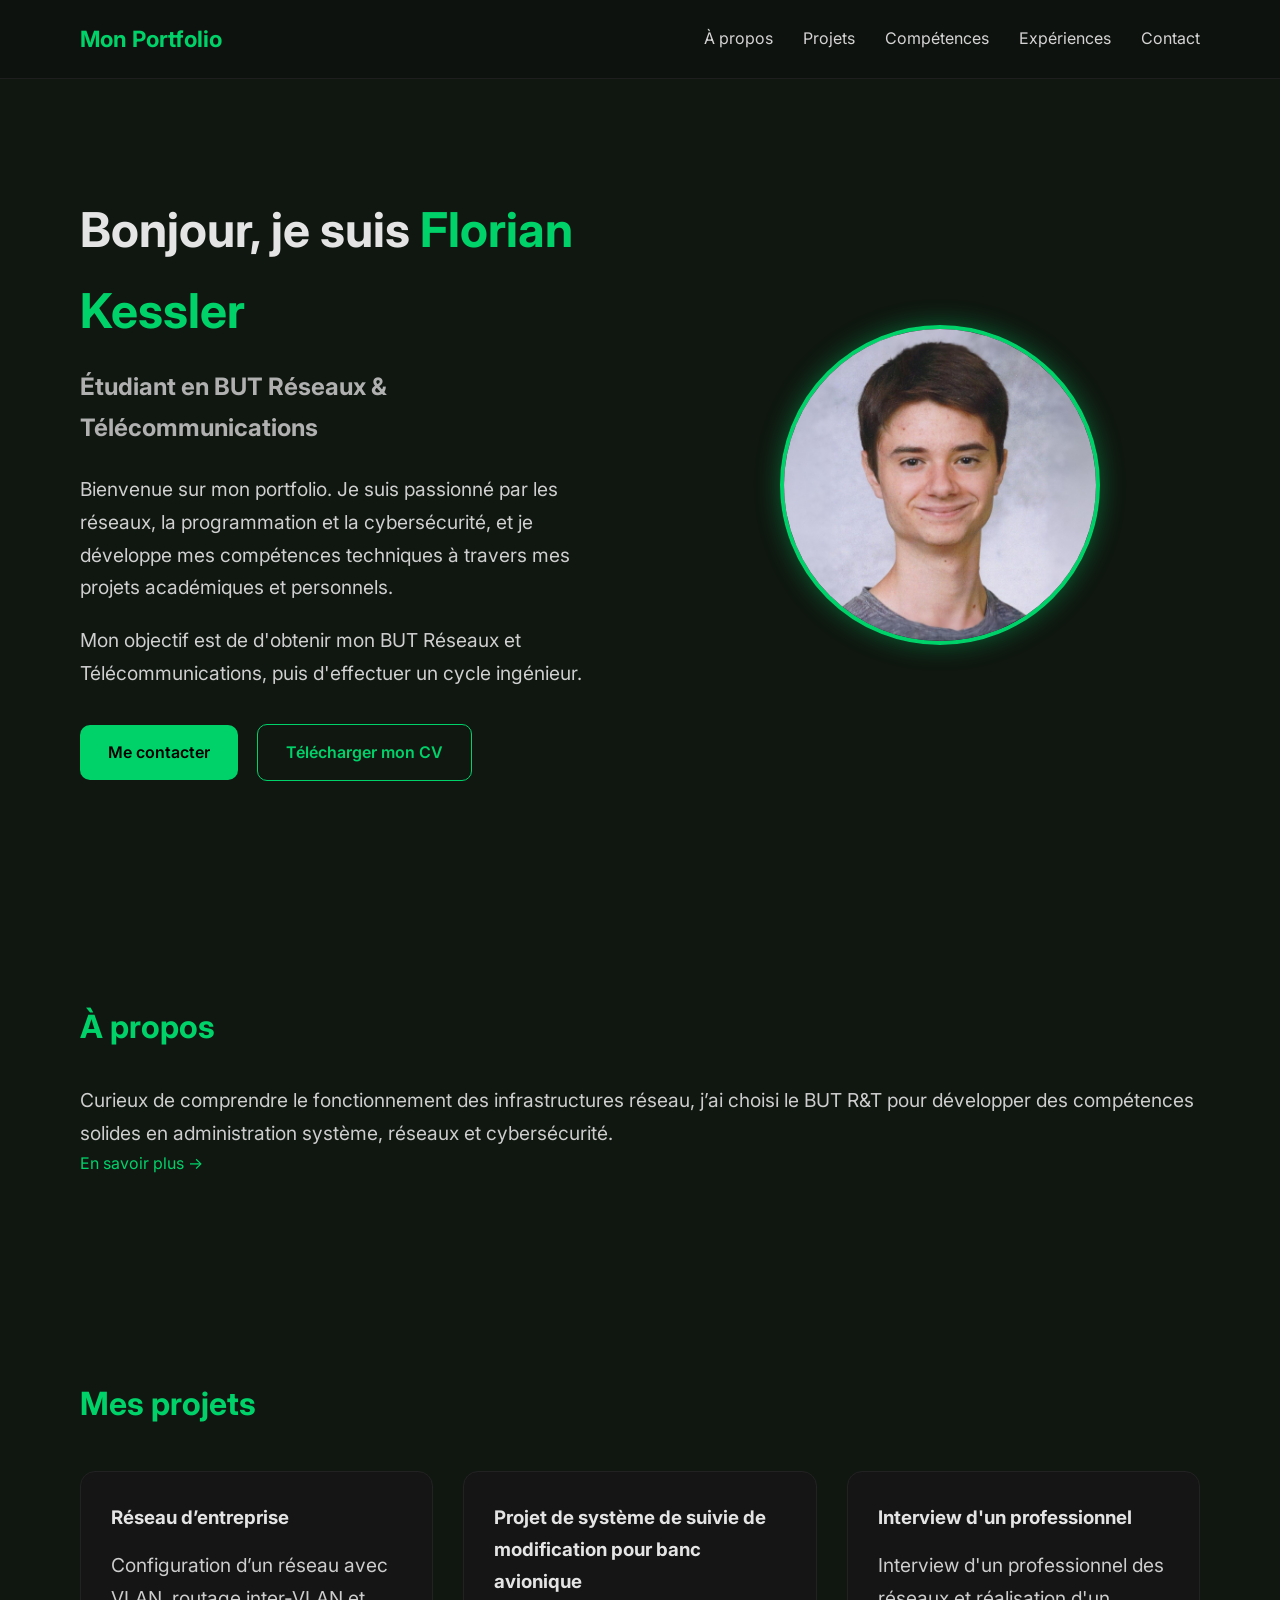
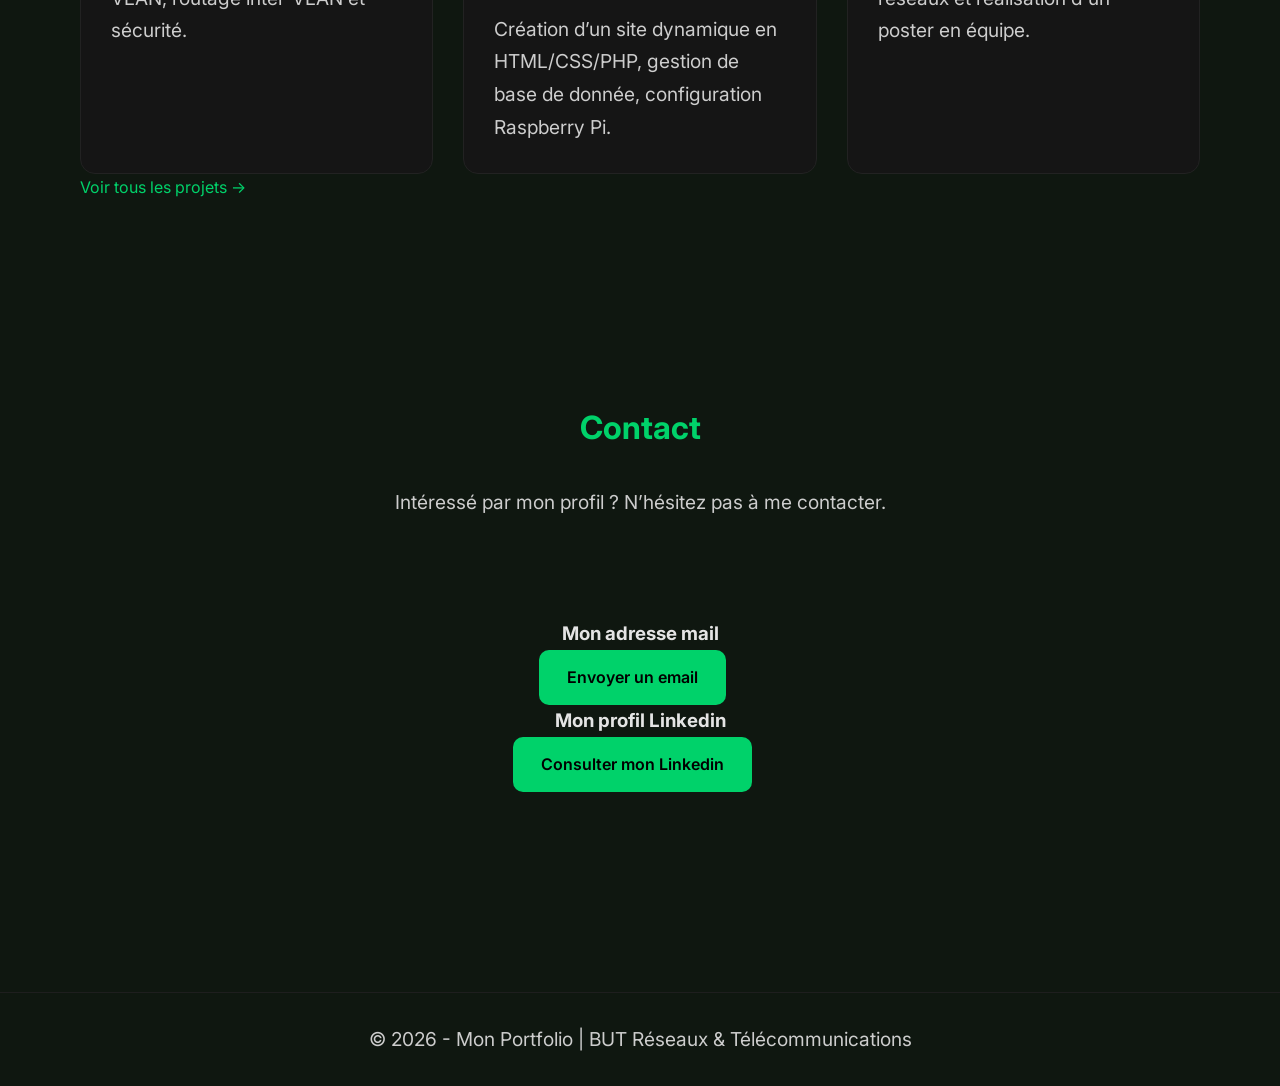
<file: index.html>
<!DOCTYPE html>
<html lang="fr">
<head>
  <meta charset="UTF-8">
  <meta name="viewport" content="width=device-width, initial-scale=1.0">
  <title>Mon Portfolio - BUT R&T</title>

  <link rel="stylesheet" href="style.css">

  <!-- Police Google Fonts (optionnel) -->
  <link href="https://fonts.googleapis.com/css2?family=Inter:wght@300;400;600;700&display=swap" rel="stylesheet">
</head>

<body>

  <!-- NAVIGATION -->
  <header>
    <nav>
      <div class="logo"><a href="index.html">Mon Portfolio</a></div>
      <ul class="nav-links">
        <li><a href="#about-preview">À propos</a></li>
        <li><a href="#projects-preview">Projets</a></li>
        <li><a href="#skills">Compétences</a></li>
        <li><a href="#experience">Expériences</a></li>
        <li><a href="#contact">Contact</a></li>
      </ul>
    </nav>
  </header>


  <!-- HERO / PAGE D'ACCUEIL -->
  <section class="hero">

    <div class="hero-text">

      <h1>Bonjour, je suis <span>Florian Kessler</span></h1>

      <h2>Étudiant en BUT Réseaux & Télécommunications</h2>

      <p>
        Bienvenue sur mon portfolio.  
        Je suis passionné par les réseaux, la programmation et la cybersécurité,  
        et je développe mes compétences techniques à travers mes projets académiques et personnels.
      </p>

      <p>
        Mon objectif est de d'obtenir mon BUT Réseaux et Télécommunications, puis d'effectuer un cycle ingénieur.
      </p>

      <!-- CTA -->
      <div class="buttons">
        <a href="#contact" class="btn primary">Me contacter</a>
        <a href="cv.pdf" class="btn secondary" download>Télécharger mon CV</a>
      </div>

    </div>
<!-- PHOTO -->
    <div class="hero-image">
      <img src="Photo ID 2.jpg" alt="Photo de profil">
    </div>
    

  </section>


  <!-- SECTION À PROPOS (aperçu court sur home) -->
  <section id="about-preview">
    <h2>À propos</h2>
    <p>
      Curieux de comprendre le fonctionnement des infrastructures réseau, j’ai choisi le BUT R&T 
      pour développer des compétences solides en administration système, réseaux et cybersécurité.
    </p>
    <a href="apropos.html" style="text-decoration: none; color:#00d26a;">En savoir plus →</a>
  </section>


  <!-- SECTION PROJETS (aperçu) -->
  <section id="projects-preview">
    <h2>Mes projets</h2>

    <div class="project-cards">

      <div class="card">
        <h3>Réseau d’entreprise</h3>
        <p>Configuration d’un réseau avec VLAN, routage inter-VLAN et sécurité.</p>
      </div>

      <div class="card">
        <h3>Projet de système de suivie de modification pour banc avionique</h3>
        <p>Création d’un site dynamique en HTML/CSS/PHP, gestion de base de donnée, configuration Raspberry Pi.</p>
      </div>

      <div class="card">
        <h3>Interview d'un professionnel</h3>
        <p>Interview d'un professionnel des réseaux et réalisation d'un poster en équipe.</p>
      </div>

    </div>

    <a href="projets.html" style="text-decoration: none; color:#00d26a;">Voir tous les projets →</a>
  </section>


  <!-- CONTACT CTA -->
  <section id="contact">
    <h2>Contact</h2>
    <p>Intéressé par mon profil ? N’hésitez pas à me contacter.</p>
    <section id="moyen-contacts">
      <h3>Mon adresse mail</h3>
      <a href="mailto:tonmail@mail.com" class="btn primary">Envoyer un email</a>
      <h3>Mon profil Linkedin</h3>
      <a href="https://www.linkedin.com/in/florian-kessler-a64b073b7/" class="btn primary">Consulter mon Linkedin</a>
    </section>
  </section>


  <footer>
    <p>© 2026 - Mon Portfolio | BUT Réseaux & Télécommunications</p>
  </footer>

</body>
</html>
</file>
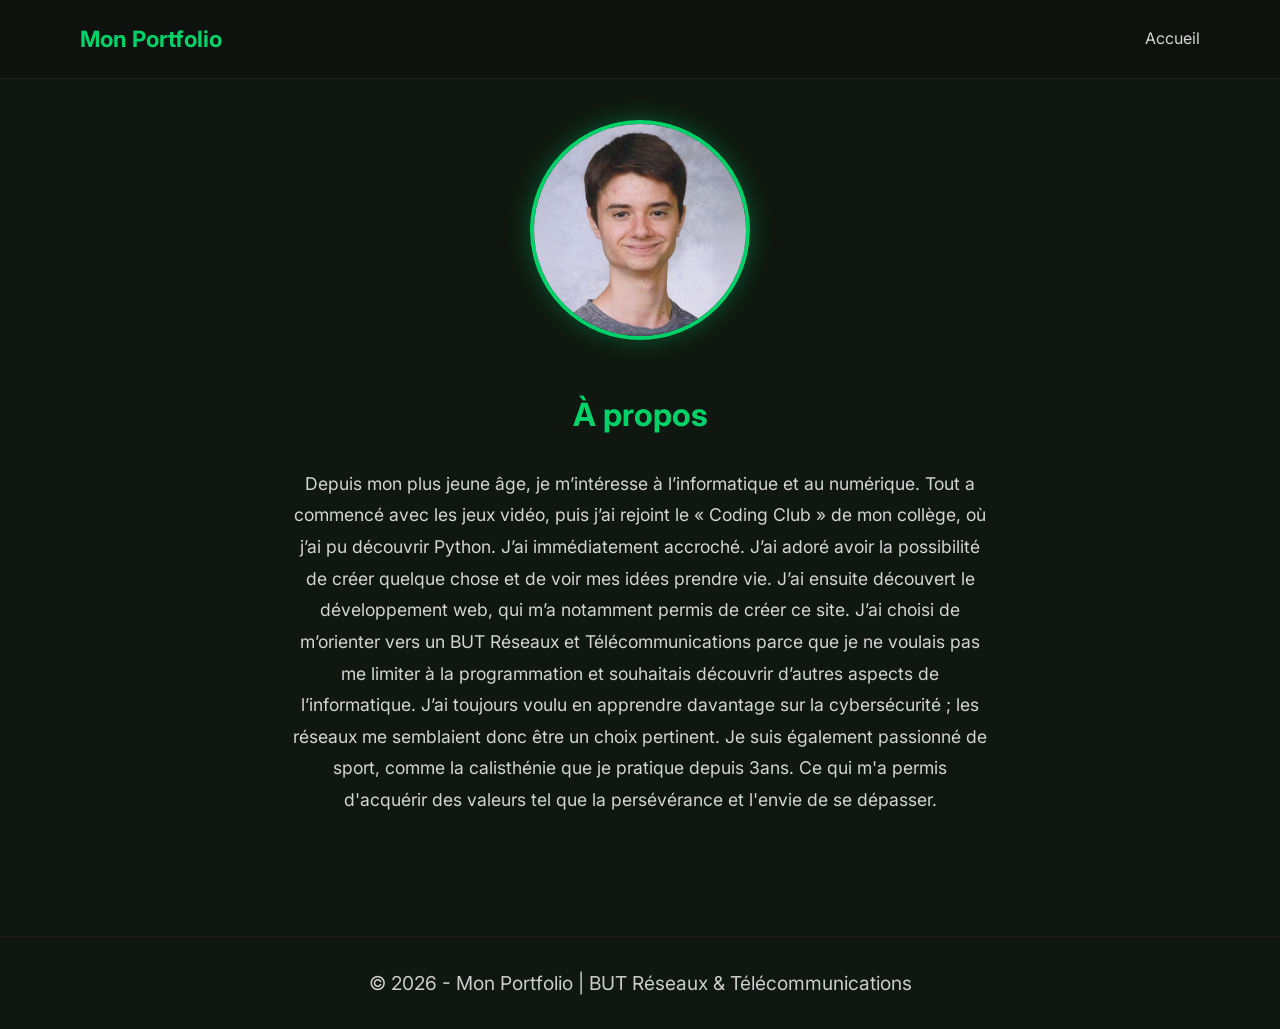
<file: apropos.html>
<!DOCTYPE html>
<html lang="fr">
<head>
  <meta charset="UTF-8">
  <meta name="viewport" content="width=device-width, initial-scale=1.0">
  <title>Mon Portfolio - BUT R&T</title>

  <link rel="stylesheet" href="style.css">

  <!-- Police Google Fonts (optionnel) -->
  <link href="https://fonts.googleapis.com/css2?family=Inter:wght@300;400;600;700&display=swap" rel="stylesheet">
</head>

<body>

  <!-- NAVIGATION -->
  <header>
    <nav>
    <div class="logo"><a href="index.html">Mon Portfolio</a></div>
      <ul class="nav-links">
        <li><a href="index.html">Accueil</a></li>
      </ul>
    </nav>
  </header>
        <section id="about" class="about-section">

    <div class="about-container">

        <img src="images/Photo ID 2.jpg" alt="Photo de profil" class="about-photo">

        <h2>À propos</h2>

        <p>
            Depuis mon plus jeune âge, je m’intéresse à l’informatique et au numérique. 
            Tout a commencé avec les jeux vidéo, puis j’ai rejoint le « Coding Club » de mon collège, où j’ai pu découvrir Python.
            J’ai immédiatement accroché. J’ai adoré avoir la possibilité de créer quelque chose et de voir mes idées prendre vie. 
            J’ai ensuite découvert le développement web, qui m’a notamment permis de créer ce site. 
            J’ai choisi de m’orienter vers un BUT Réseaux et Télécommunications parce que je ne voulais pas me limiter à la programmation 
            et souhaitais découvrir d’autres aspects de l’informatique. 
            J’ai toujours voulu en apprendre davantage sur la cybersécurité ; les réseaux me semblaient donc être un choix pertinent. 
            Je suis également passionné de sport, comme la calisthénie que je pratique depuis 3ans. Ce qui m'a permis d'acquérir des valeurs
            tel que la persévérance et l'envie de se dépasser.
        </p>

    </div>

</section>

  


  <footer>
    <p>© 2026 - Mon Portfolio | BUT Réseaux & Télécommunications</p>
  </footer>

</body>
</html>
</file>
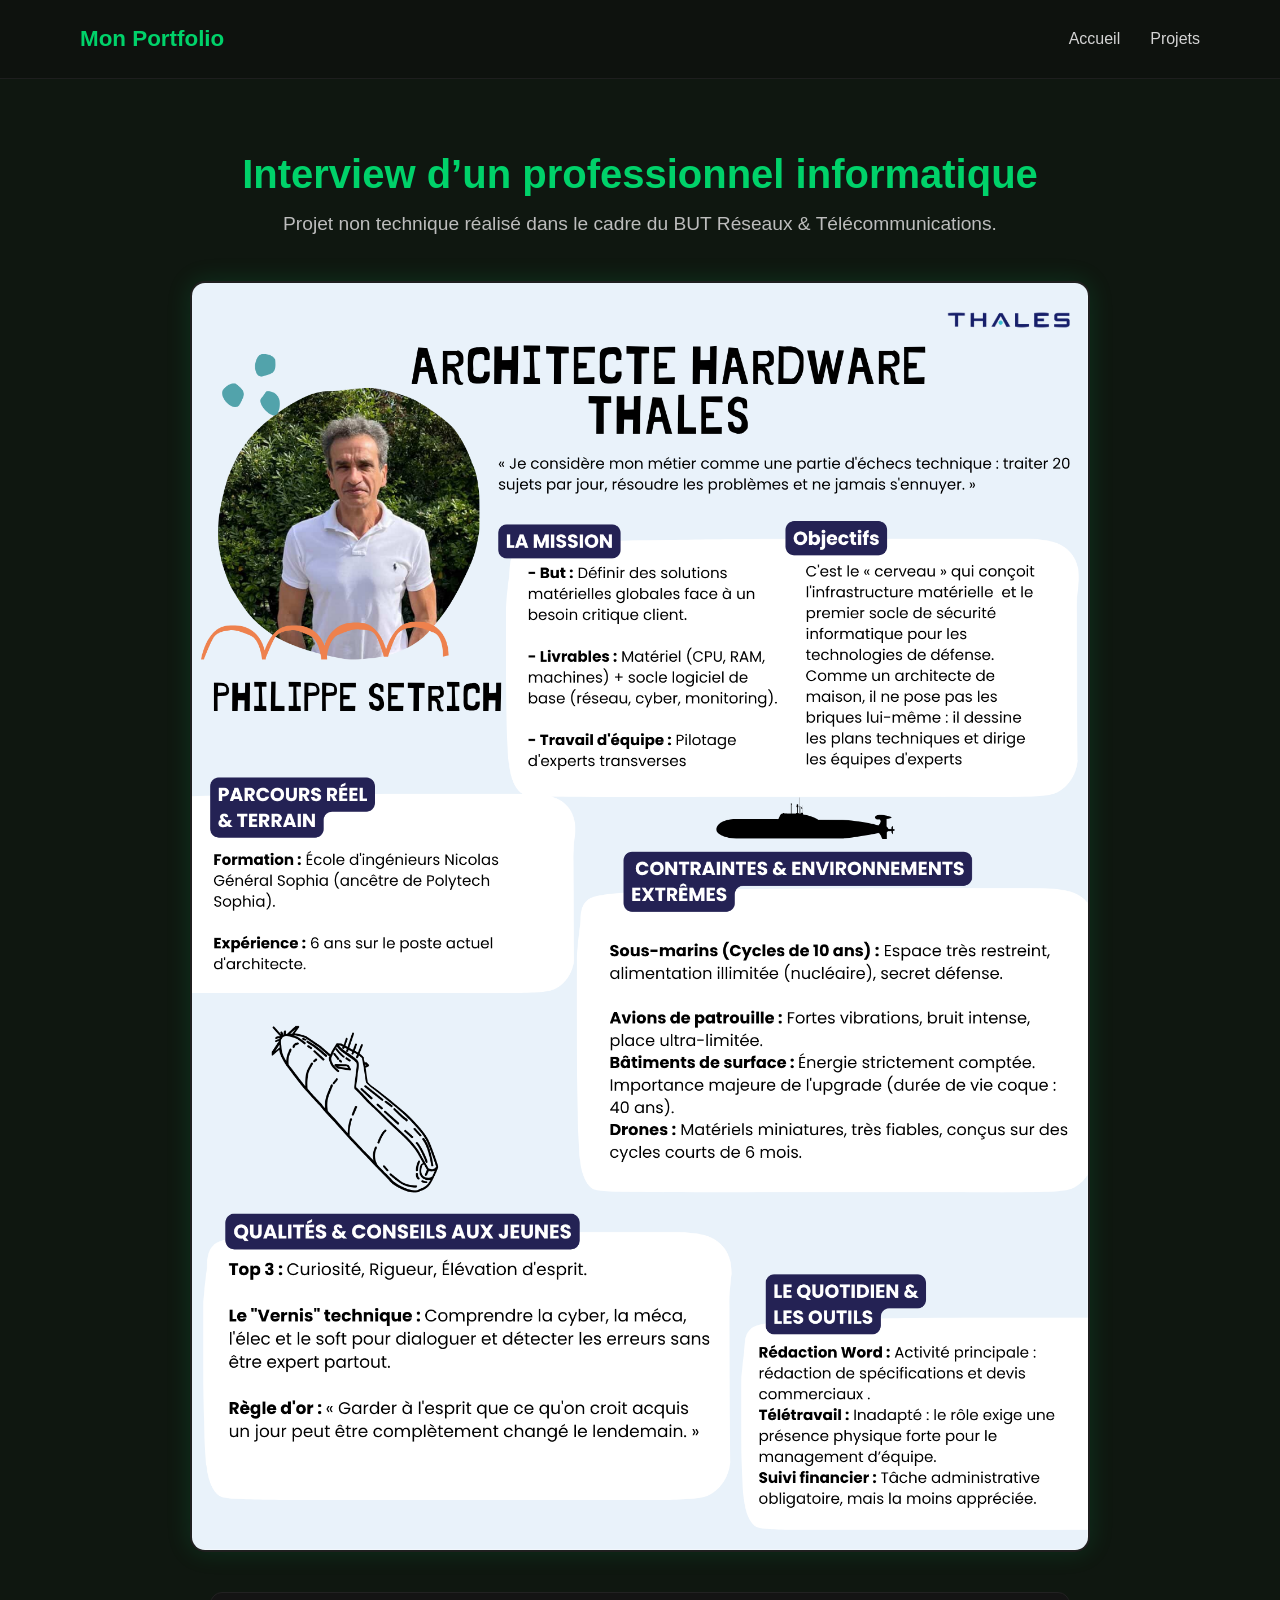
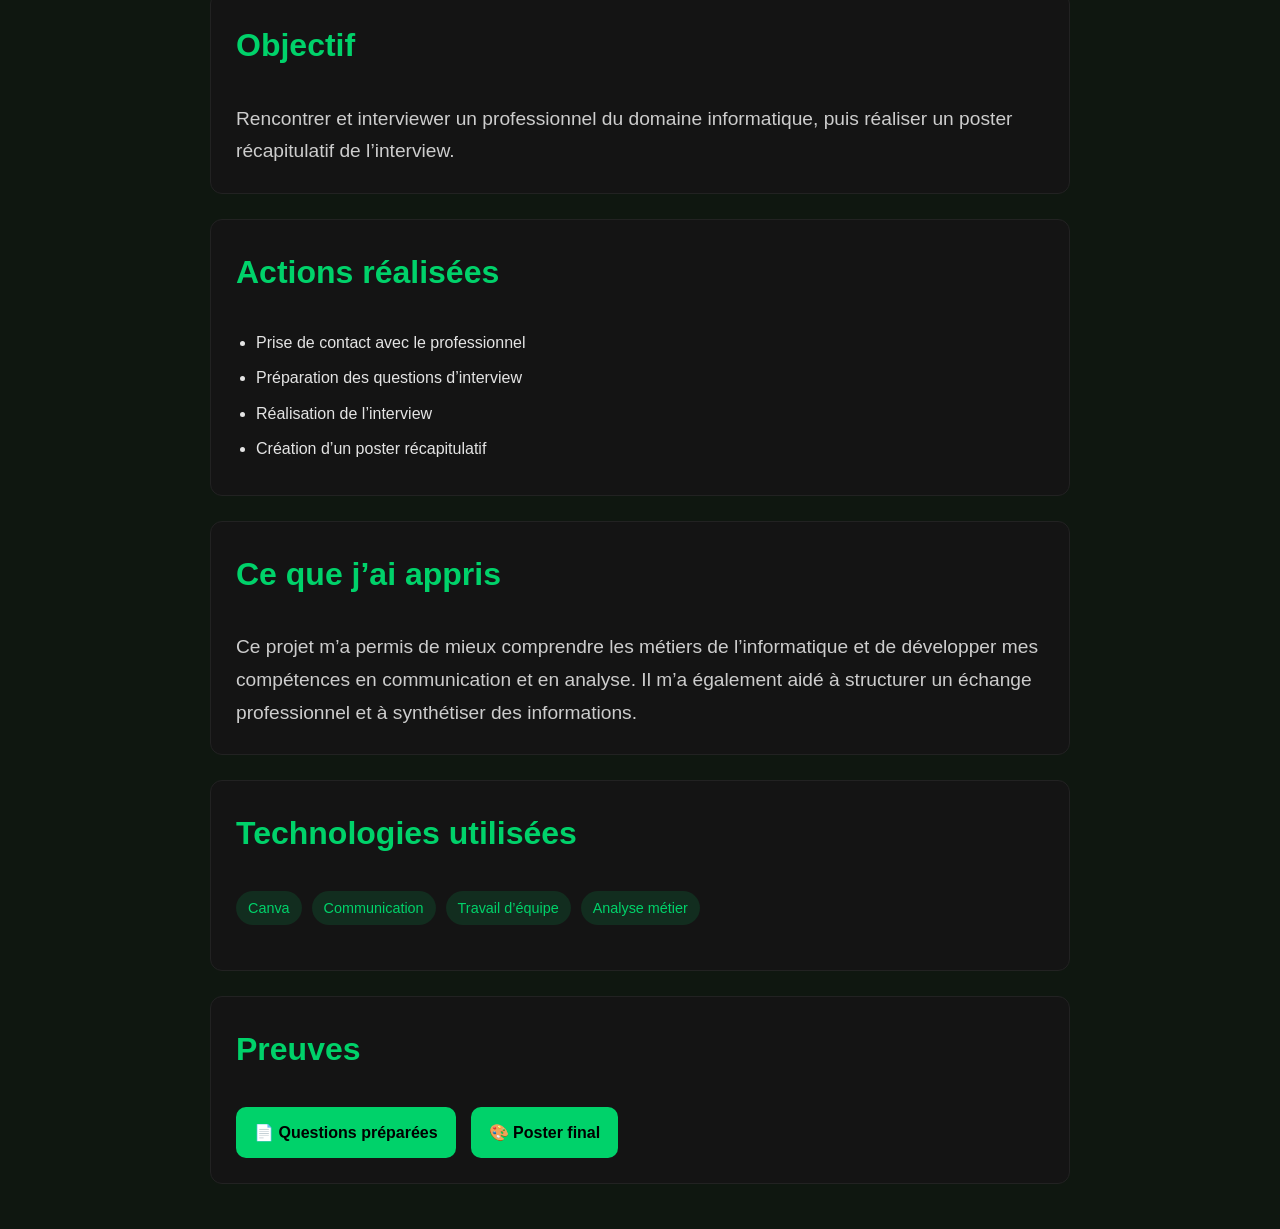
<file: interviewpro.html>
<!DOCTYPE html>
<html lang="fr">

<head>
    <meta charset="UTF-8">
    <title>Interview d’un professionnel informatique</title>
    <link rel="stylesheet" href="style.css">
</head>

<body>

<header>
    <nav>
    <div class="logo"><a href="../index.html">Mon Portfolio</a></div>

        <ul class="nav-links">
            <li><a href="index.html">Accueil</a></li>
            <li><a href="projets.html">Projets</a></li>
        </ul>
    </nav>
</header>

<!-- HEADER -->
<section class="project-header">

    <h1>Interview d’un professionnel informatique</h1>

    <p>Projet non technique réalisé dans le cadre du BUT Réseaux & Télécommunications.</p>

</section>

<!-- IMAGE -->
<section class="project-hero-image">

    <img src="photoposterR211.png" alt="Interview professionnel" class="project-banner">

</section>

<div class="project-container">

    <section class="project-block">
        <h2>Objectif</h2>

        <p>
        Rencontrer et interviewer un professionnel du domaine informatique,
        puis réaliser un poster récapitulatif de l’interview.
        </p>
    </section>


    <section class="project-block">
        <h2>Actions réalisées</h2>

        <ul class="project-list">
            <li>Prise de contact avec le professionnel</li>
            <li>Préparation des questions d’interview</li>
            <li>Réalisation de l’interview</li>
            <li>Création d’un poster récapitulatif</li>
        </ul>
    </section>

    <section class="project-block">
        <h2>Ce que j’ai appris</h2>

        <p>
        Ce projet m’a permis de mieux comprendre les métiers de l’informatique
        et de développer mes compétences en communication et en analyse.
        Il m’a également aidé à structurer un échange professionnel et à synthétiser des informations.
        </p>
    </section>
    <section class="project-block">
        <h2>Technologies utilisées</h2>

        <div class="skills">
            <span>Canva</span>
            <span>Communication</span>
            <span>Travail d’équipe</span>
            <span>Analyse métier</span>
        </div>
    </section>


    <section class="project-block">
        <h2>Preuves</h2>

        <div class="proof-buttons">

            <a href="../docs/interview-questions.pdf" download class="proof-btn">
                📄 Questions préparées
            </a>

            <a href="../docs/poster-interview.pdf" download class="proof-btn">
                🎨 Poster final
            </a>

        </div>
    </section>

</div>

</body>
</html>
</file>
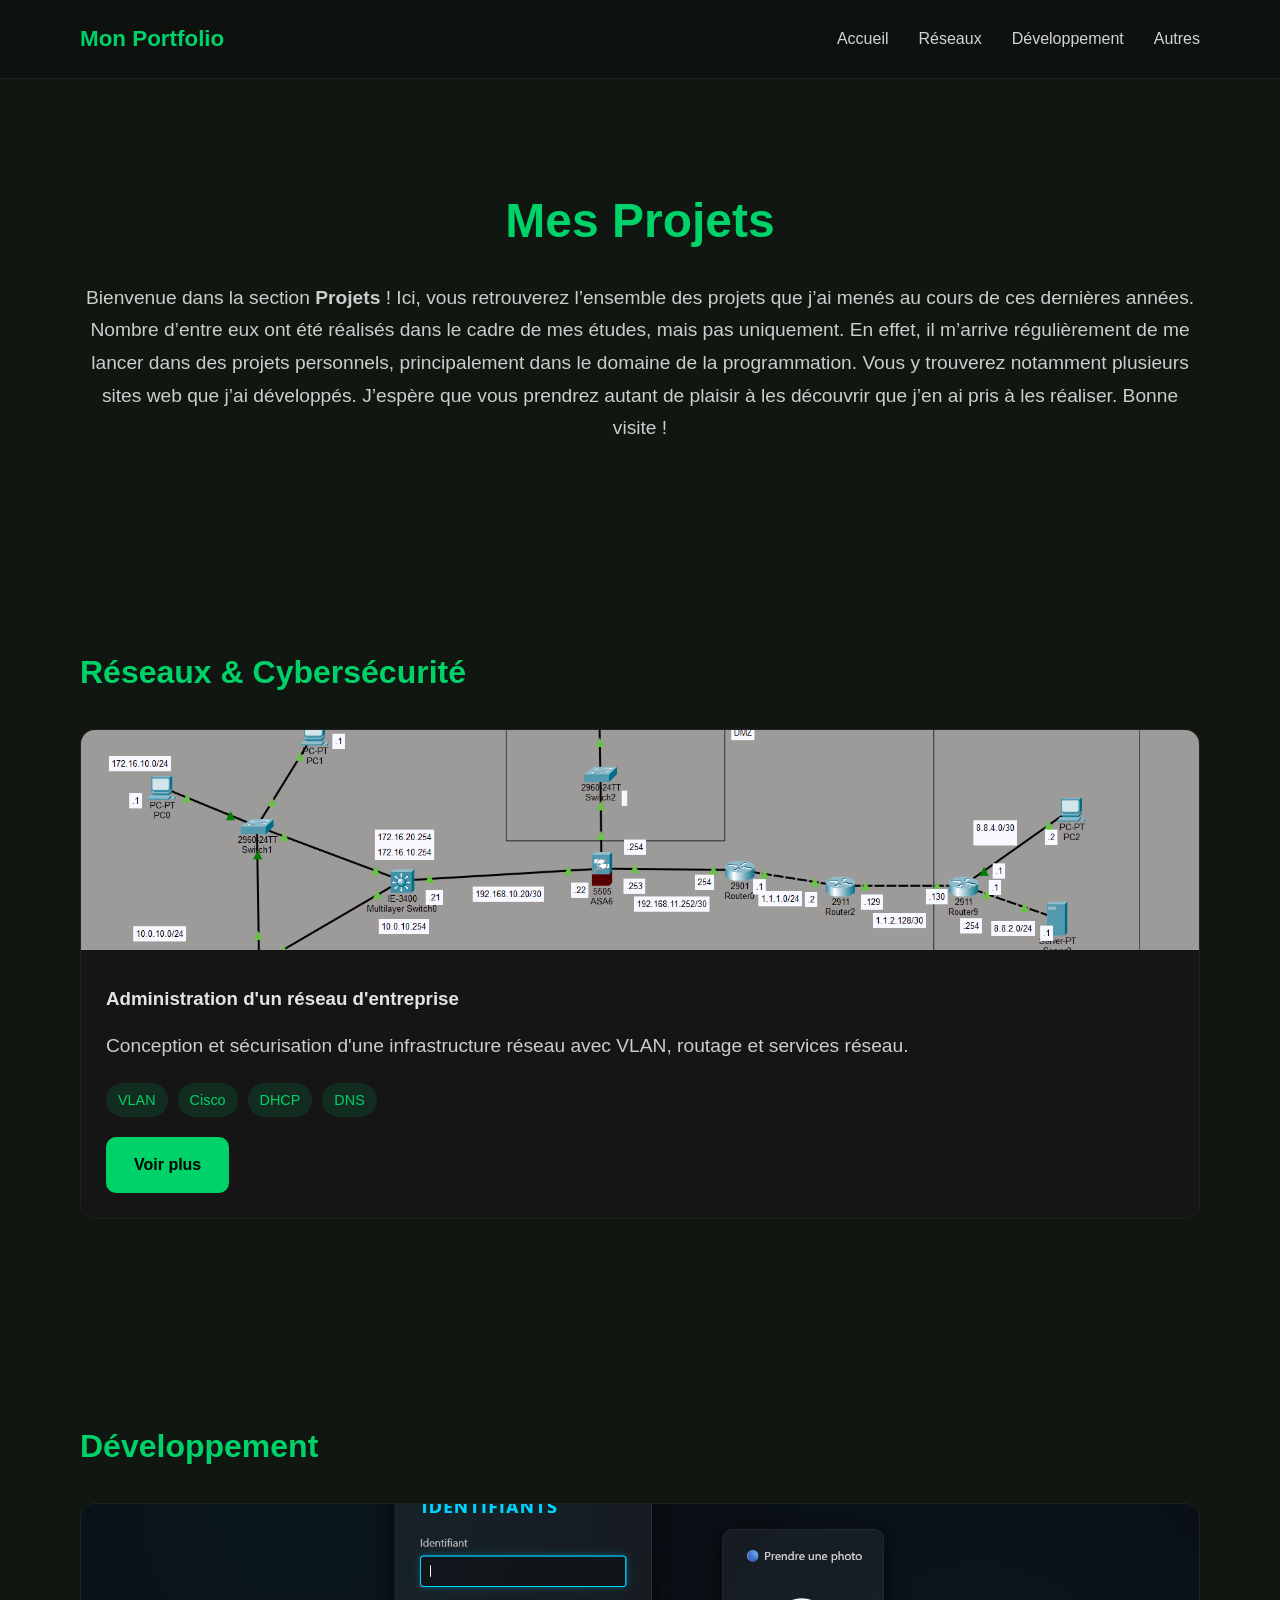
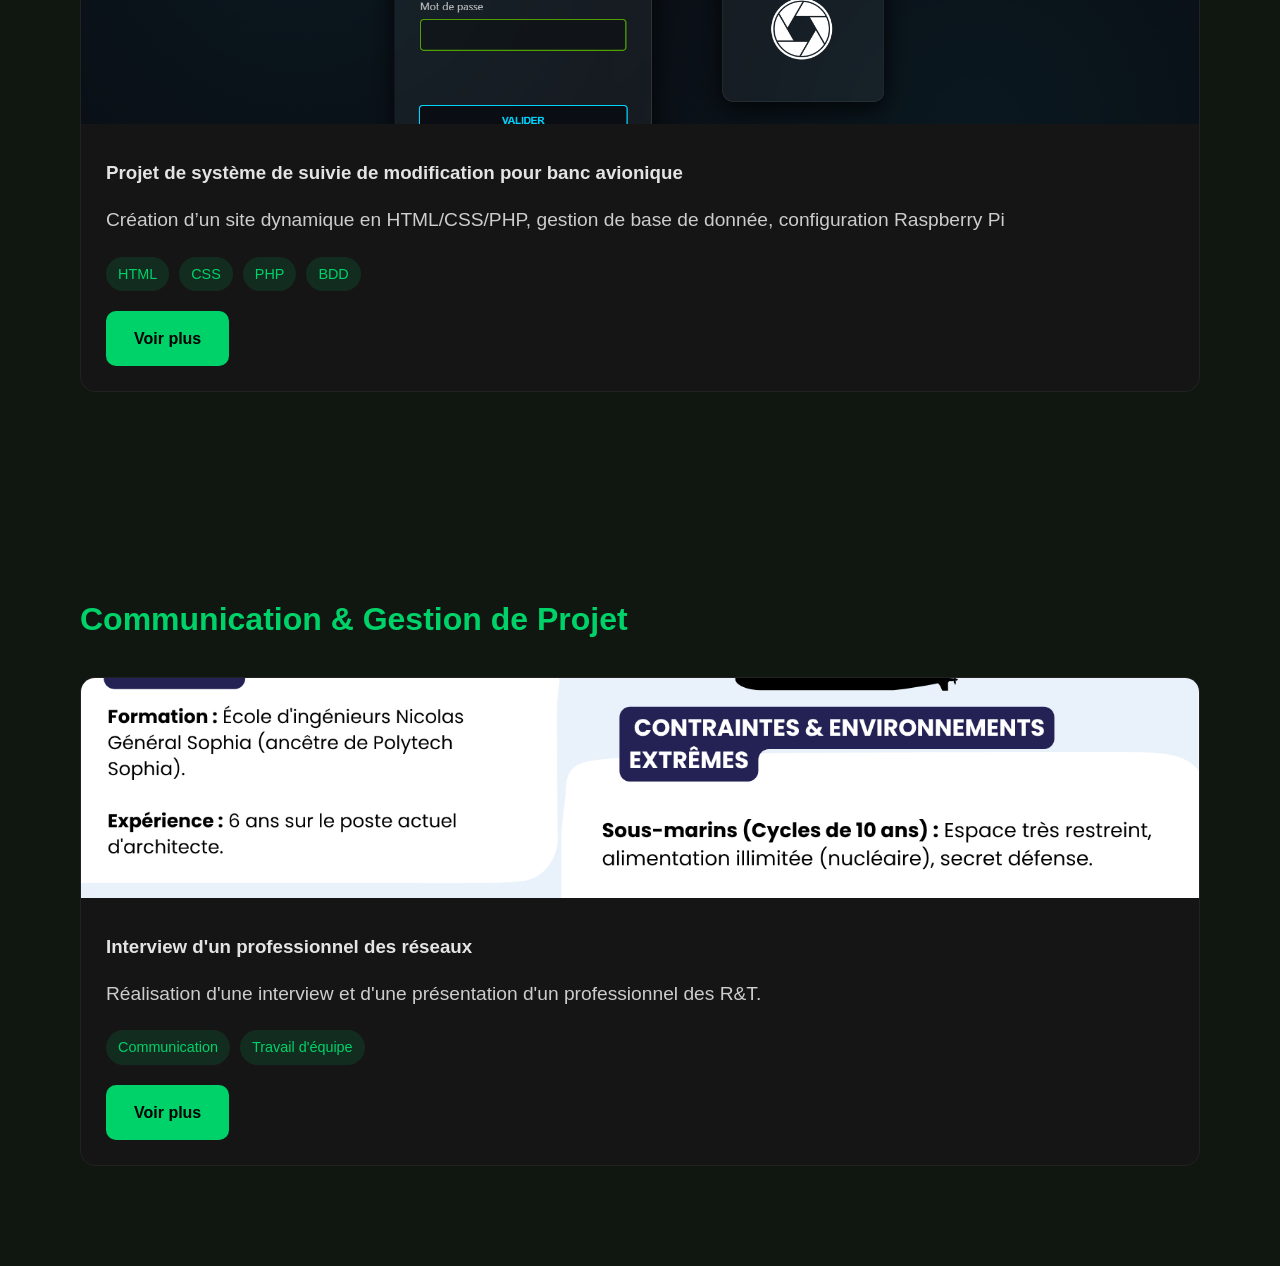
<file: projets.html>
<!DOCTYPE html>
<html lang="fr">

<head>
    <meta charset="UTF-8">
    <title>Mes Projets</title>
    <link rel="stylesheet" href="style.css">
</head>

<body>

<header>
    <nav>
    <div class="logo"><a href="index.html">Mon Portfolio</a></div>

        <ul class="nav-links">
            <li><a href="index.html">Accueil</a></li>
            <li><a href="#reseaux">Réseaux</a></li>
            <li><a href="#dev">Développement</a></li>
            <li><a href="#autres">Autres</a></li>
        </ul>
    </nav>
</header>

<section class="page-title">

    <h1 style="color : #00d26a">Mes Projets</h1>
    
    <p >
        Bienvenue dans la section <strong>Projets</strong> ! 
        Ici, vous retrouverez l’ensemble des projets que j’ai menés au cours de ces dernières années. 
        Nombre d’entre eux ont été réalisés dans le cadre de mes études, mais pas uniquement. 
        En effet, il m’arrive régulièrement de me lancer dans des projets personnels, principalement dans le domaine de la programmation. 
        Vous y trouverez notamment plusieurs sites web que j’ai développés. 
        J’espère que vous prendrez autant de plaisir à les découvrir que j’en ai pris à les réaliser. Bonne visite !
    </p>

</section>

<!-- RESEAUX -->

<section id="reseaux">

    <h2>Réseaux & Cybersécurité</h2>

    <div class="project-grid">

        <article class="project-card">

            <img src="photosaé21.png" alt="Projet réseau">

            <div class="project-content">

                <h3>Administration d'un réseau d'entreprise</h3>

                <p>
                    Conception et sécurisation d'une infrastructure réseau
                    avec VLAN, routage et services réseau.
                </p>

                <div class="skills">
                    <span>VLAN</span>
                    <span>Cisco</span>
                    <span>DHCP</span>
                    <span>DNS</span>
                </div>

                <a href="saé21.html" class="btn primary">
                    Voir plus
                </a>

            </div>

        </article>

    </div>

</section>

<!-- DEV -->

<section id="dev">

    <h2>Développement</h2>

    <div class="project-grid">

        <article class="project-card">

            <img src="photosaé23.png" alt="Projet web">

            <div class="project-content">

                <h3>Projet de système de suivie de modification pour banc avionique</h3>

                <p>
                    Création d’un site dynamique en HTML/CSS/PHP, gestion de base de donnée, configuration Raspberry Pi
                </p>

                <div class="skills">
                    <span>HTML</span>
                    <span>CSS</span>
                    <span>PHP</span>
                    <span>BDD</span>
                </div>

                <a href="saé24.html" class="btn primary">
                    Voir plus
                </a>

            </div>

        </article>

    </div>

</section>

<!-- AUTRES -->

<section id="autres">

    <h2>Communication & Gestion de Projet</h2>

    <div class="project-grid">

        <article class="project-card">

            <img src="photoposterR211.png" alt="Projet communication">

            <div class="project-content">

                <h3>Interview d'un professionnel des réseaux</h3>

                <p>
                    Réalisation d'une interview et d'une présentation d'un professionnel des R&T.
                </p>

                <div class="skills">
                    <span>Communication</span>
                    <span>Travail d'équipe</span>
                </div>

                <a href="interviewpro.html" class="btn primary">
                    Voir plus
                </a>

            </div>

        </article>

    </div>

</section>

</body>
</html>
</file>
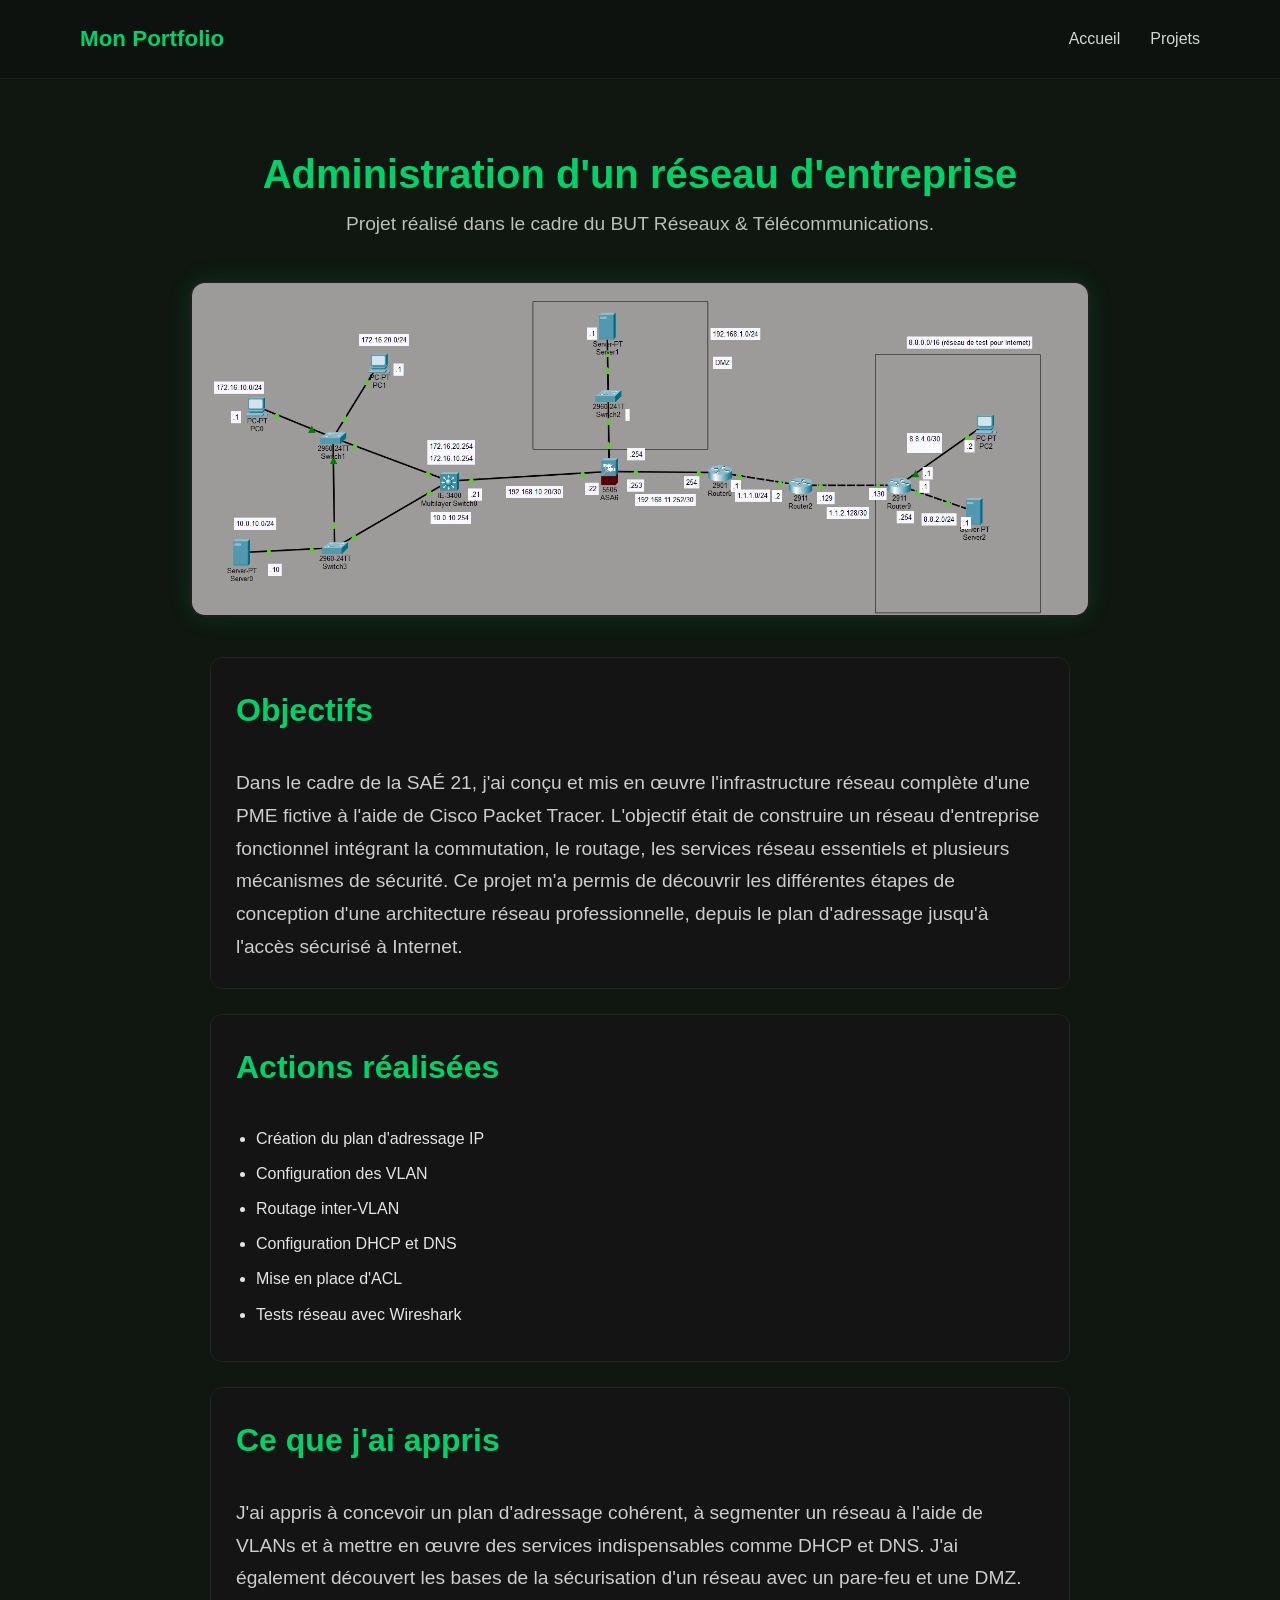
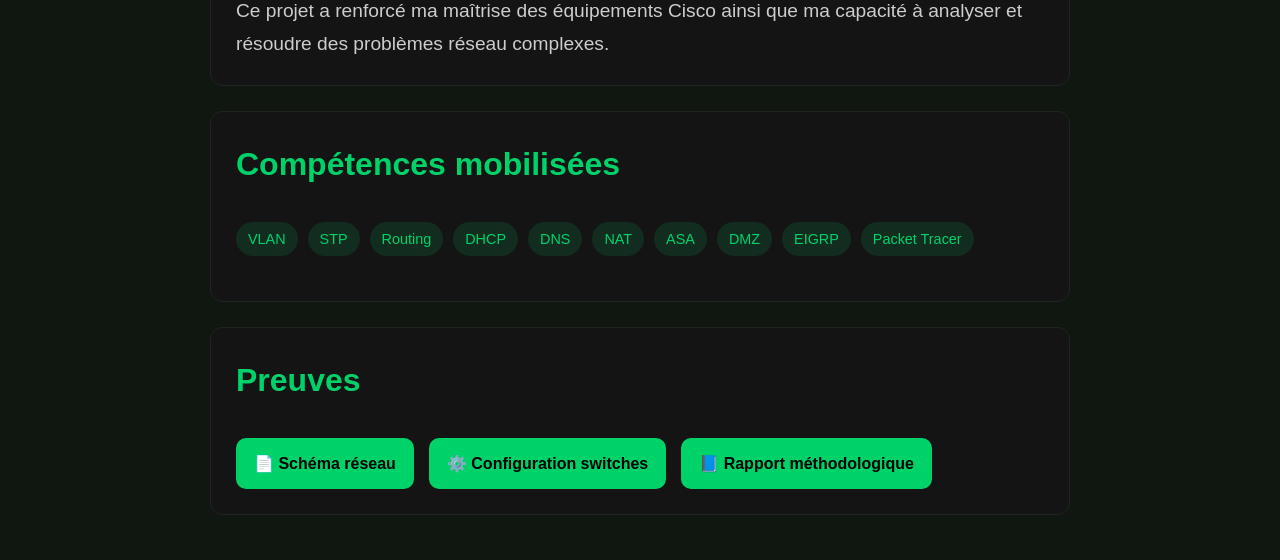
<file: saé21.html>
<!DOCTYPE html>
<html lang="fr">

<head>
    <meta charset="UTF-8">
    <title>SAÉ 21 - Réseau d'entreprise</title>
    <link rel="stylesheet" href="style.css">
</head>

<body>

<header>
    <nav>
    <div class="logo"><a href="index.html">Mon Portfolio</a></div>

        <ul class="nav-links">
            <li><a href="index.html">Accueil</a></li>
            <li><a href="projets.html">Projets</a></li>
        </ul>
    </nav>
</header>

<!-- HEADER PROJET -->
<section class="project-header">

    <h1>Administration d'un réseau d'entreprise</h1>

    <p>Projet réalisé dans le cadre du BUT Réseaux & Télécommunications.</p>

</section>

<!-- IMAGE PRINCIPALE -->
<section class="project-hero-image">

    <img src="photosaé21.png" alt="Projet réseau" class="project-banner">

</section>

<!-- CONTENU (pagination en blocs) -->
<div class="project-container">

    <section class="project-block">
        <h2>Objectifs</h2>

        <p>
        Dans le cadre de la SAÉ 21, j'ai conçu et mis en œuvre l'infrastructure réseau complète d'une PME fictive à l'aide de 
        Cisco Packet Tracer. L'objectif était de construire un réseau d'entreprise fonctionnel intégrant la commutation, 
        le routage, les services réseau essentiels et plusieurs mécanismes de sécurité. 
        Ce projet m'a permis de découvrir les différentes étapes de conception d'une architecture réseau professionnelle, 
        depuis le plan d'adressage jusqu'à l'accès sécurisé à Internet.
        </p>
    </section>


    <section class="project-block">
        <h2>Actions réalisées</h2>

        <ul class="project-list">

            <li>Création du plan d'adressage IP</li>
            <li>Configuration des VLAN</li>
            <li>Routage inter-VLAN</li>
            <li>Configuration DHCP et DNS</li>
            <li>Mise en place d'ACL</li>
            <li>Tests réseau avec Wireshark</li>

        </ul>
    </section>

    <section class="project-block">
        <h2>Ce que j'ai appris</h2>

        <p>
        J'ai appris à concevoir un plan d'adressage cohérent, 
        à segmenter un réseau à l'aide de VLANs et à mettre en œuvre des services indispensables comme DHCP et DNS. 
        J'ai également découvert les bases de la sécurisation d'un réseau avec un pare-feu et une DMZ. Ce projet 
        a renforcé ma maîtrise des équipements Cisco ainsi que ma capacité à analyser et résoudre des problèmes réseau complexes.
        </p>
    </section>

    <section class="project-block">
        <h2>Compétences mobilisées</h2>

        <div class="skills">
            <span>VLAN</span>
            <span>STP</span>
            <span>Routing</span>
            <span>DHCP</span>
            <span>DNS</span>
            <span>NAT</span>
            <span>ASA</span>
            <span>DMZ</span>
            <span>EIGRP</span>
            <span>Packet Tracer</span>
        </div>
    </section>


    <section class="project-block">
        <h2>Preuves</h2>

        <div class="proof-buttons">

            <a href="../docs/schema-reseau.pdf" download class="proof-btn">
                📄 Schéma réseau
            </a>

            <a href="../docs/config-switch.txt" download class="proof-btn">
                ⚙️ Configuration switches
            </a>

            <a href="../docs/rapport-sae21.pdf" download class="proof-btn">
                📘 Rapport méthodologique
            </a>

        </div>
    </section>


</div>

</body>
</html>
</file>
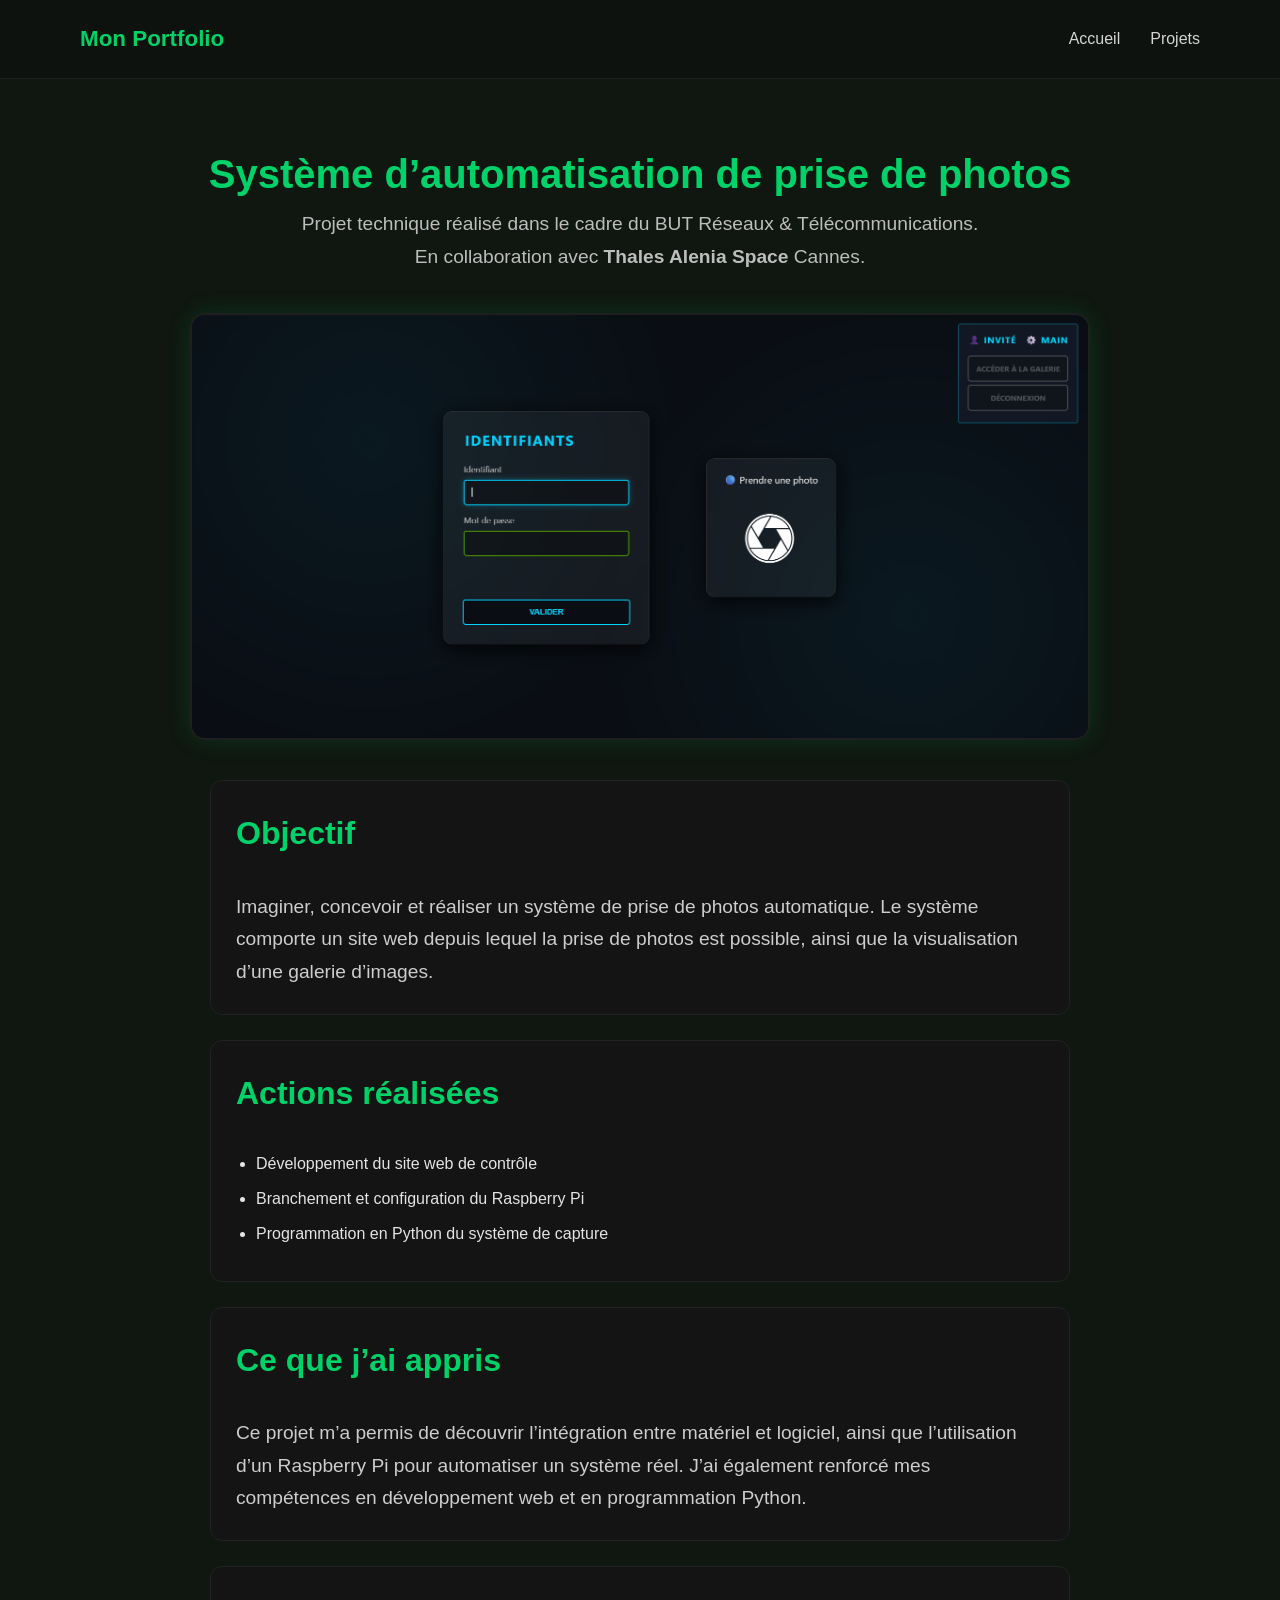
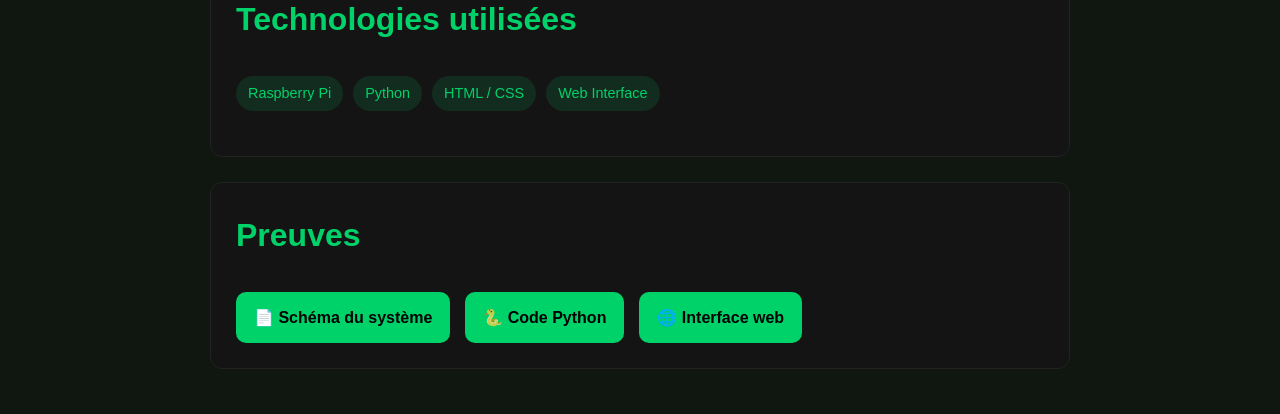
<file: saé24.html>
<!DOCTYPE html>
<html lang="fr">

<head>
    <meta charset="UTF-8">
    <title>SAÉ 24 - Système de prise de photos automatique</title>
    <link rel="stylesheet" href="style.css">
</head>

<body>

<header>
    <nav>
    <div class="logo"><a href="index.html">Mon Portfolio</a></div>

        <ul class="nav-links">
            <li><a href="index.html">Accueil</a></li>
            <li><a href="projets.html">Projets</a></li>
        </ul>
    </nav>
</header>

<!-- HEADER -->
<section class="project-header">

    <h1>Système d’automatisation de prise de photos</h1>

    <p>Projet technique réalisé dans le cadre du BUT Réseaux & Télécommunications.</p>
    <p>En collaboration avec <strong>Thales Alenia Space</strong> Cannes.</p>

</section>

<!-- IMAGE -->
<section class="project-hero-image">

    <img src="photosaé23.png" alt="Système Raspberry Pi" class="project-banner">

</section>

<div class="project-container">

    <section class="project-block">
        <h2>Objectif</h2>

        <p>
        Imaginer, concevoir et réaliser un système de prise de photos automatique.
        Le système comporte un site web depuis lequel la prise de photos est possible,
        ainsi que la visualisation d’une galerie d’images.
        </p>
    </section>


    <section class="project-block">
        <h2>Actions réalisées</h2>

        <ul class="project-list">
            <li>Développement du site web de contrôle</li>
            <li>Branchement et configuration du Raspberry Pi</li>
            <li>Programmation en Python du système de capture</li>
        </ul>
    </section>

        <section class="project-block">
        <h2>Ce que j’ai appris</h2>

        <p>
        Ce projet m’a permis de découvrir l’intégration entre matériel et logiciel,
        ainsi que l’utilisation d’un Raspberry Pi pour automatiser un système réel.
        J’ai également renforcé mes compétences en développement web et en programmation Python.
        </p>
    </section>

    <section class="project-block">
        <h2>Technologies utilisées</h2>

        <div class="skills">
            <span>Raspberry Pi</span>
            <span>Python</span>
            <span>HTML / CSS</span>
            <span>Web Interface</span>
        </div>
    </section>



    <section class="project-block">
        <h2>Preuves</h2>

        <div class="proof-buttons">

            <a href="../docs/raspberry-schema.pdf" download class="proof-btn">
                📄 Schéma du système
            </a>

            <a href="../docs/code-python.txt" download class="proof-btn">
                🐍 Code Python
            </a>

            <a href="../docs/site-web-capture.pdf" download class="proof-btn">
                🌐 Interface web
            </a>

        </div>
    </section>




</div>

</body>
</html>
</file>
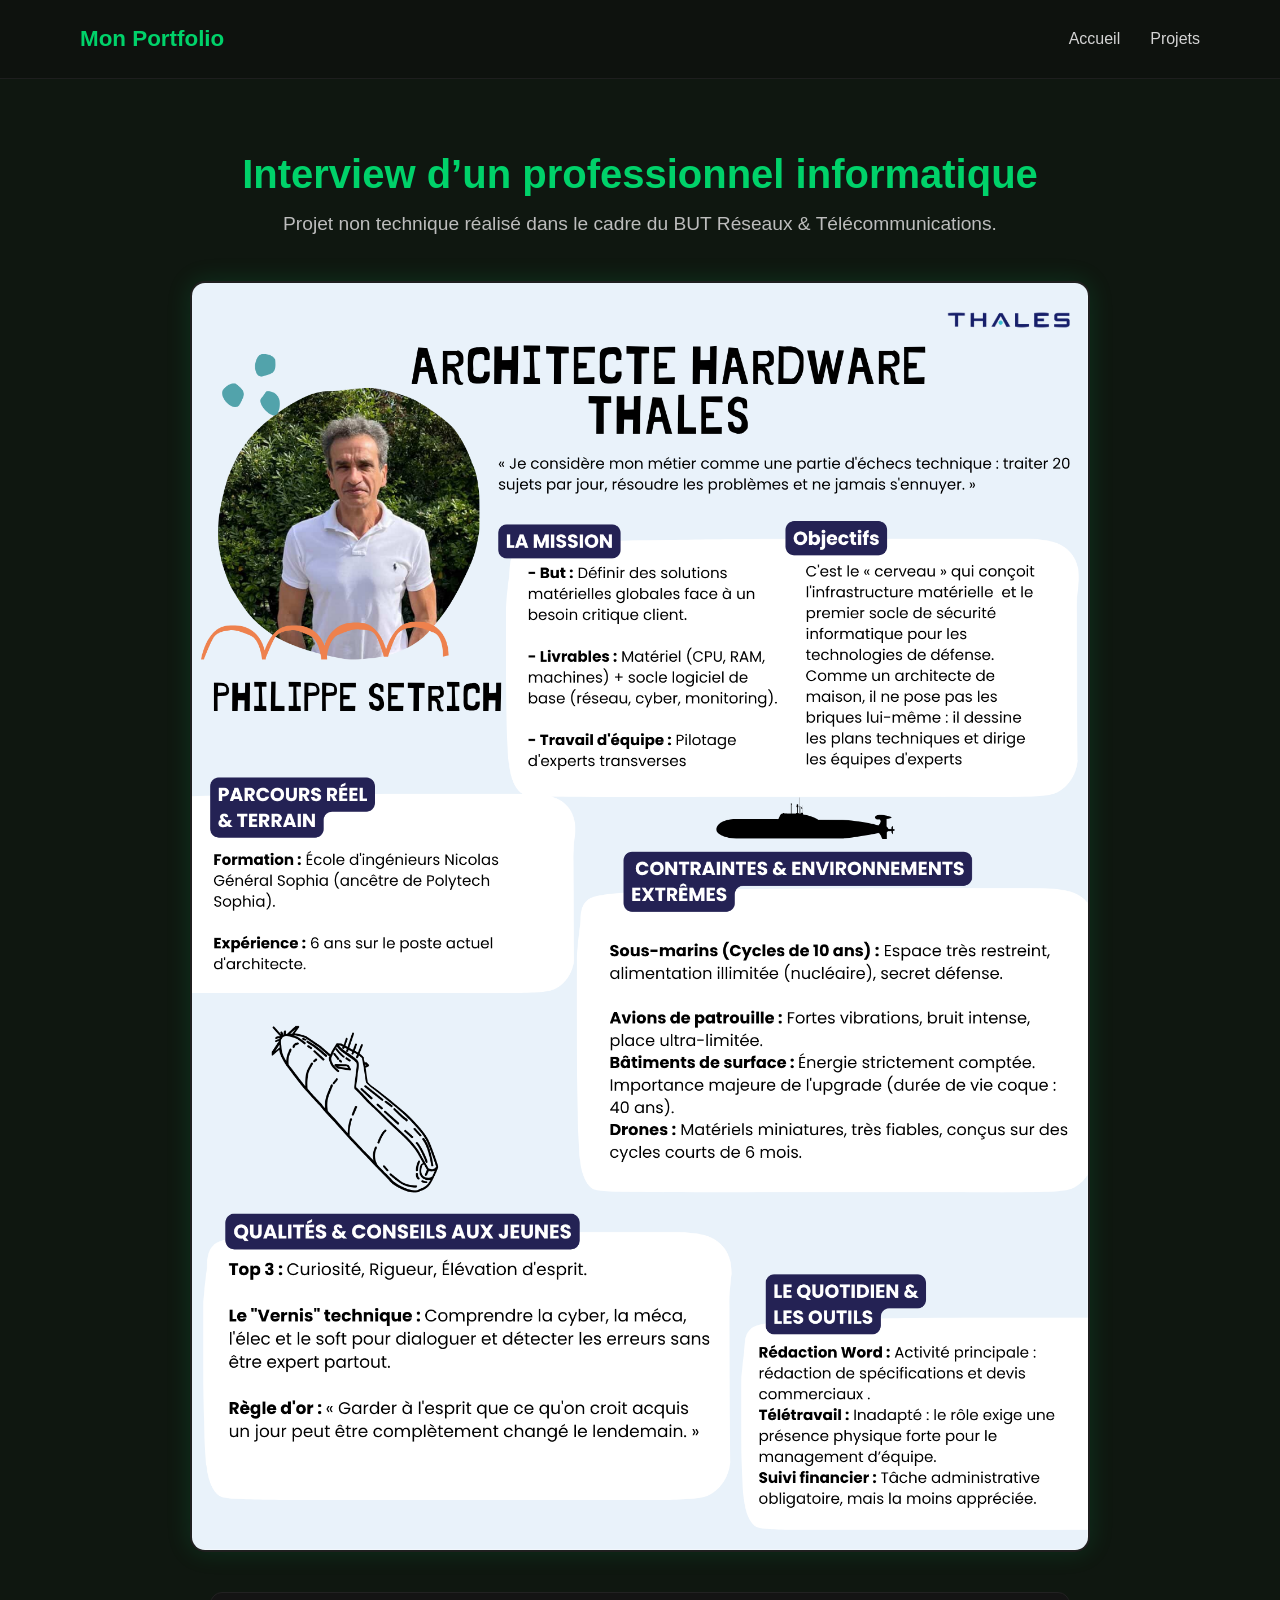
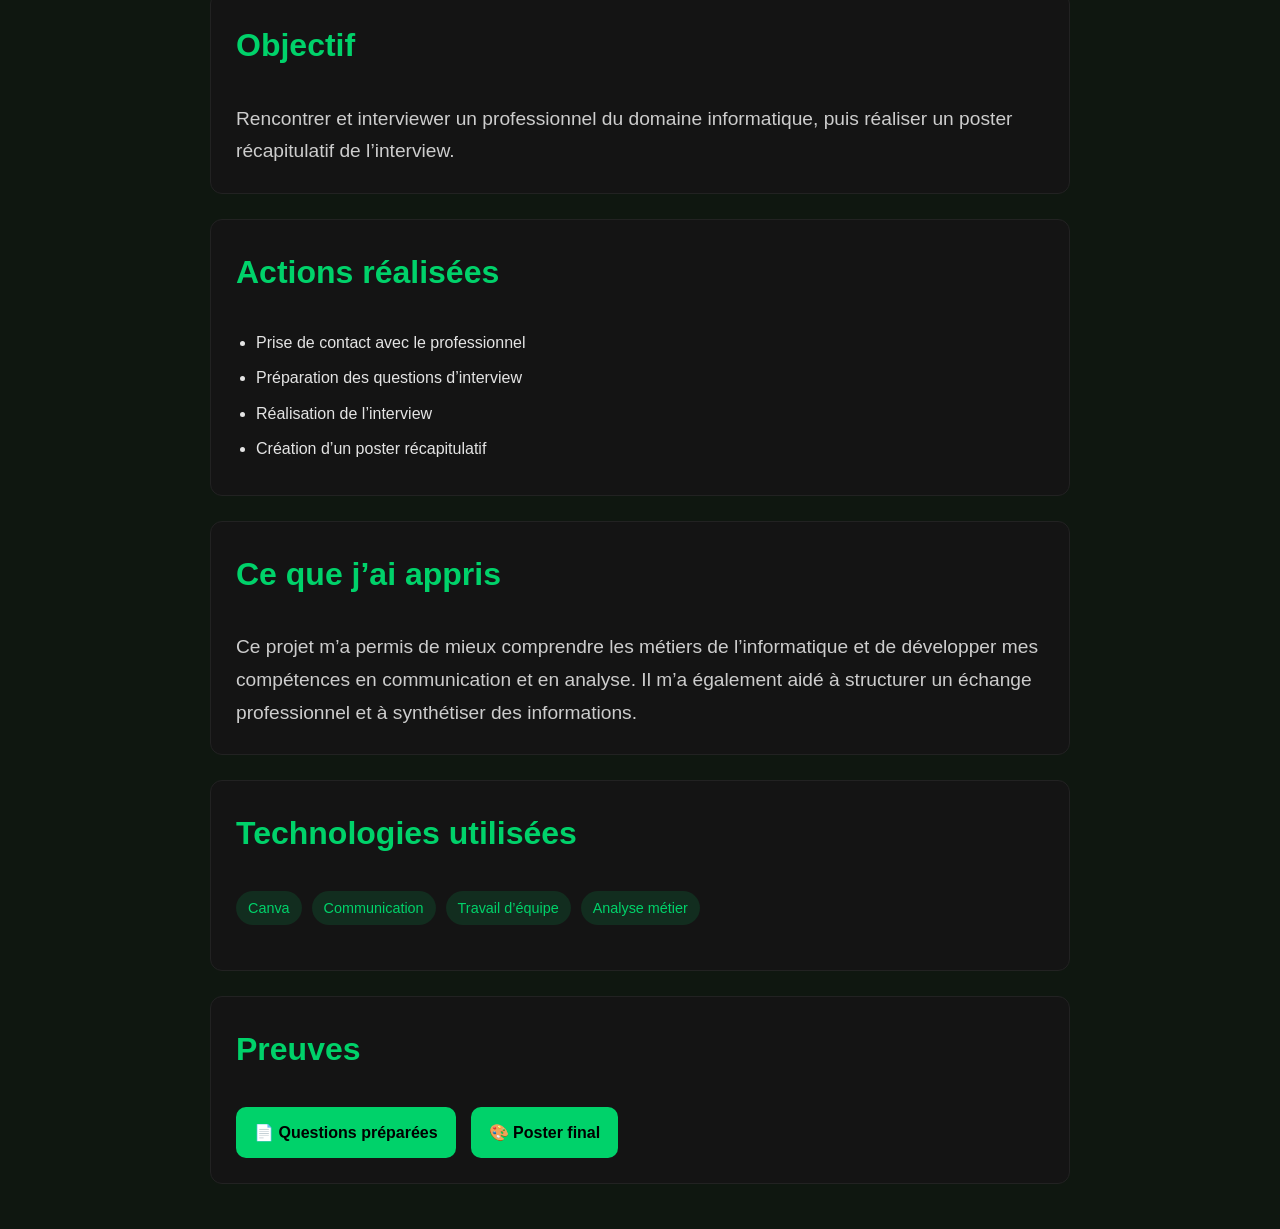
<file: projets/interviewpro.html>
<!DOCTYPE html>
<html lang="fr">

<head>
    <meta charset="UTF-8">
    <title>Interview d’un professionnel informatique</title>
    <link rel="stylesheet" href="../style.css">
</head>

<body>

<header>
    <nav>
    <div class="logo"><a href="../index.html">Mon Portfolio</a></div>

        <ul class="nav-links">
            <li><a href="../index.html">Accueil</a></li>
            <li><a href="../projets.html">Projets</a></li>
        </ul>
    </nav>
</header>

<!-- HEADER -->
<section class="project-header">

    <h1>Interview d’un professionnel informatique</h1>

    <p>Projet non technique réalisé dans le cadre du BUT Réseaux & Télécommunications.</p>

</section>

<!-- IMAGE -->
<section class="project-hero-image">

    <img src="../images/photoposterR211.png" alt="Interview professionnel" class="project-banner">

</section>

<div class="project-container">

    <section class="project-block">
        <h2>Objectif</h2>

        <p>
        Rencontrer et interviewer un professionnel du domaine informatique,
        puis réaliser un poster récapitulatif de l’interview.
        </p>
    </section>


    <section class="project-block">
        <h2>Actions réalisées</h2>

        <ul class="project-list">
            <li>Prise de contact avec le professionnel</li>
            <li>Préparation des questions d’interview</li>
            <li>Réalisation de l’interview</li>
            <li>Création d’un poster récapitulatif</li>
        </ul>
    </section>

    <section class="project-block">
        <h2>Ce que j’ai appris</h2>

        <p>
        Ce projet m’a permis de mieux comprendre les métiers de l’informatique
        et de développer mes compétences en communication et en analyse.
        Il m’a également aidé à structurer un échange professionnel et à synthétiser des informations.
        </p>
    </section>
    <section class="project-block">
        <h2>Technologies utilisées</h2>

        <div class="skills">
            <span>Canva</span>
            <span>Communication</span>
            <span>Travail d’équipe</span>
            <span>Analyse métier</span>
        </div>
    </section>


    <section class="project-block">
        <h2>Preuves</h2>

        <div class="proof-buttons">

            <a href="../docs/interview-questions.pdf" download class="proof-btn">
                📄 Questions préparées
            </a>

            <a href="../docs/poster-interview.pdf" download class="proof-btn">
                🎨 Poster final
            </a>

        </div>
    </section>

</div>

</body>
</html>
</file>
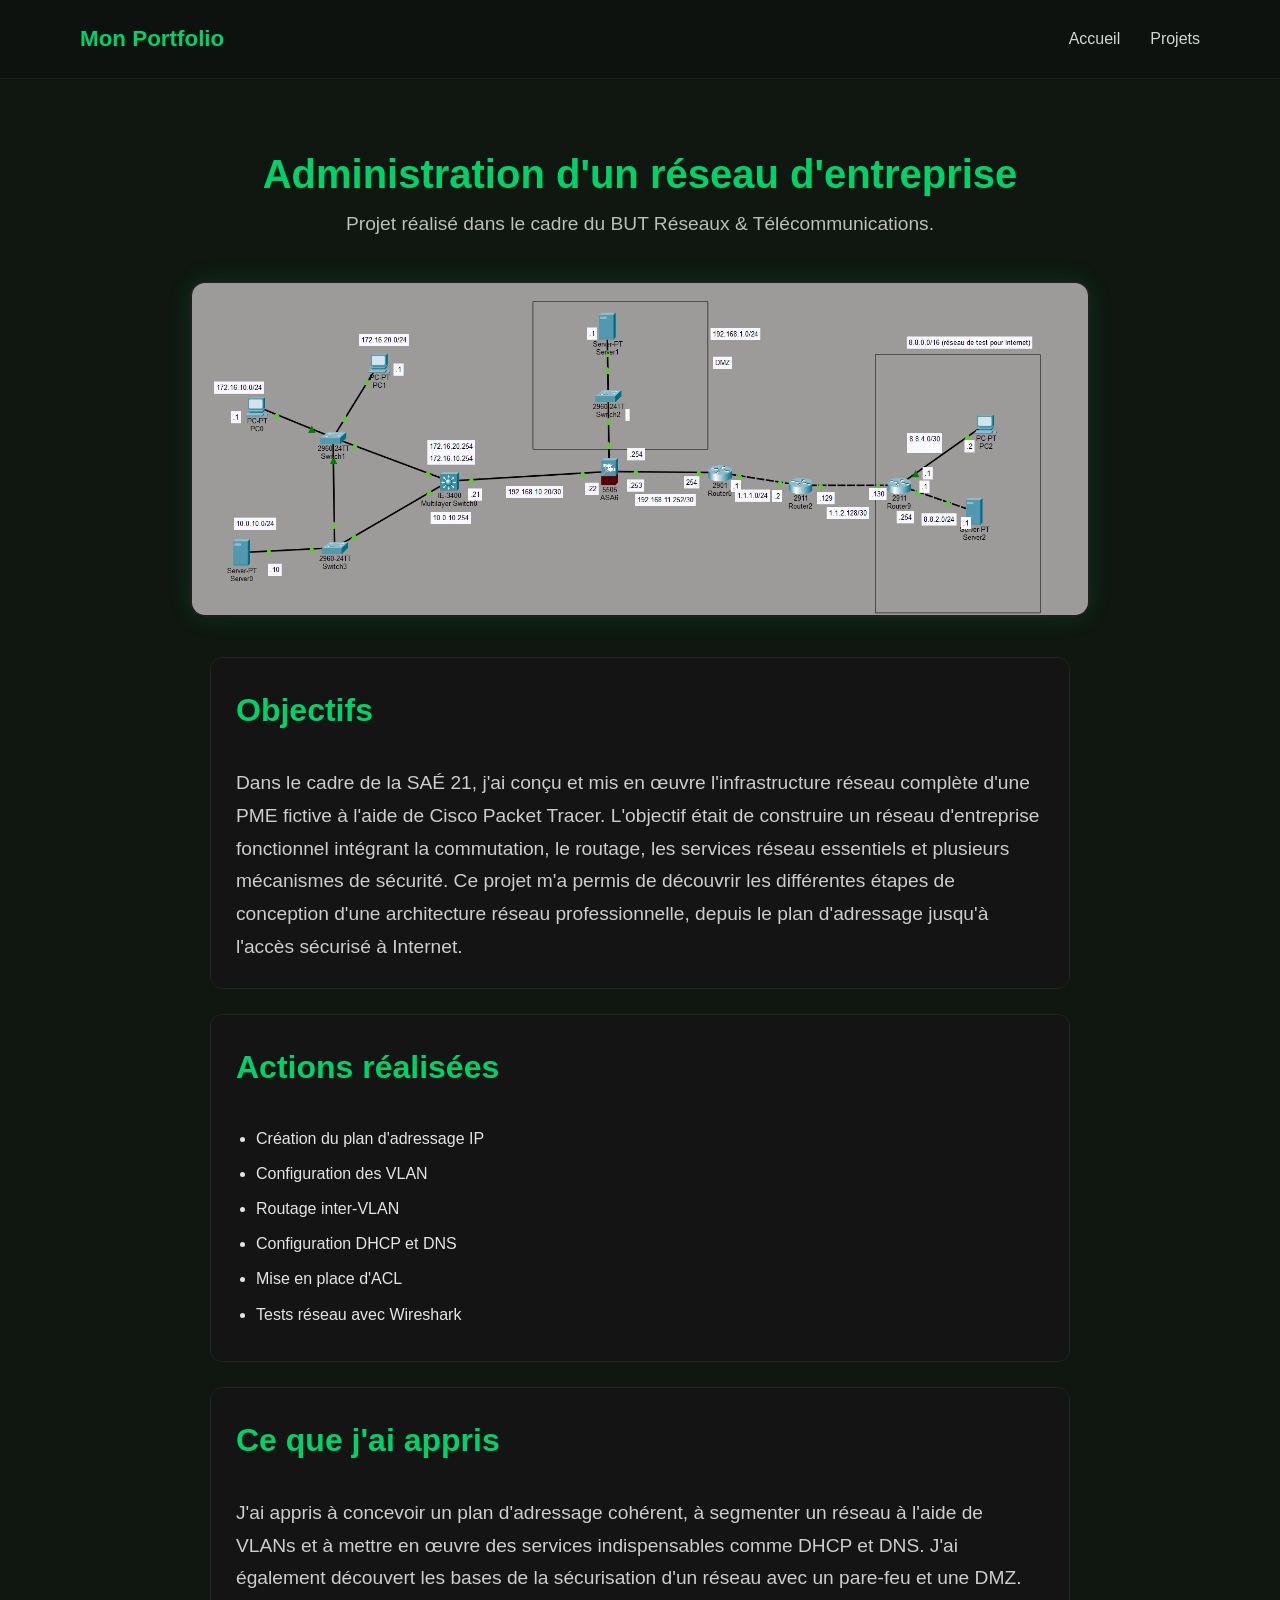
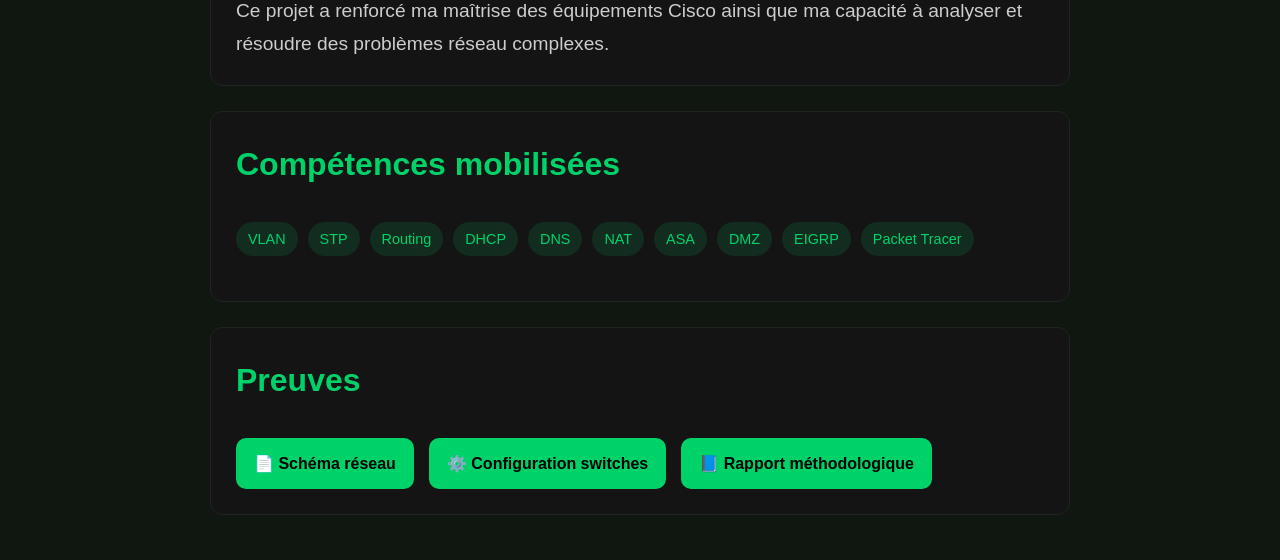
<file: projets/saé21.html>
<!DOCTYPE html>
<html lang="fr">

<head>
    <meta charset="UTF-8">
    <title>SAÉ 21 - Réseau d'entreprise</title>
    <link rel="stylesheet" href="../style.css">
</head>

<body>

<header>
    <nav>
    <div class="logo"><a href="../index.html">Mon Portfolio</a></div>

        <ul class="nav-links">
            <li><a href="../index.html">Accueil</a></li>
            <li><a href="../projets.html">Projets</a></li>
        </ul>
    </nav>
</header>

<!-- HEADER PROJET -->
<section class="project-header">

    <h1>Administration d'un réseau d'entreprise</h1>

    <p>Projet réalisé dans le cadre du BUT Réseaux & Télécommunications.</p>

</section>

<!-- IMAGE PRINCIPALE -->
<section class="project-hero-image">

    <img src="../images/photosaé21.png" alt="Projet réseau" class="project-banner">

</section>

<!-- CONTENU (pagination en blocs) -->
<div class="project-container">

    <section class="project-block">
        <h2>Objectifs</h2>

        <p>
        Dans le cadre de la SAÉ 21, j'ai conçu et mis en œuvre l'infrastructure réseau complète d'une PME fictive à l'aide de 
        Cisco Packet Tracer. L'objectif était de construire un réseau d'entreprise fonctionnel intégrant la commutation, 
        le routage, les services réseau essentiels et plusieurs mécanismes de sécurité. 
        Ce projet m'a permis de découvrir les différentes étapes de conception d'une architecture réseau professionnelle, 
        depuis le plan d'adressage jusqu'à l'accès sécurisé à Internet.
        </p>
    </section>


    <section class="project-block">
        <h2>Actions réalisées</h2>

        <ul class="project-list">

            <li>Création du plan d'adressage IP</li>
            <li>Configuration des VLAN</li>
            <li>Routage inter-VLAN</li>
            <li>Configuration DHCP et DNS</li>
            <li>Mise en place d'ACL</li>
            <li>Tests réseau avec Wireshark</li>

        </ul>
    </section>

    <section class="project-block">
        <h2>Ce que j'ai appris</h2>

        <p>
        J'ai appris à concevoir un plan d'adressage cohérent, 
        à segmenter un réseau à l'aide de VLANs et à mettre en œuvre des services indispensables comme DHCP et DNS. 
        J'ai également découvert les bases de la sécurisation d'un réseau avec un pare-feu et une DMZ. Ce projet 
        a renforcé ma maîtrise des équipements Cisco ainsi que ma capacité à analyser et résoudre des problèmes réseau complexes.
        </p>
    </section>

    <section class="project-block">
        <h2>Compétences mobilisées</h2>

        <div class="skills">
            <span>VLAN</span>
            <span>STP</span>
            <span>Routing</span>
            <span>DHCP</span>
            <span>DNS</span>
            <span>NAT</span>
            <span>ASA</span>
            <span>DMZ</span>
            <span>EIGRP</span>
            <span>Packet Tracer</span>
        </div>
    </section>


    <section class="project-block">
        <h2>Preuves</h2>

        <div class="proof-buttons">

            <a href="../docs/schema-reseau.pdf" download class="proof-btn">
                📄 Schéma réseau
            </a>

            <a href="../docs/config-switch.txt" download class="proof-btn">
                ⚙️ Configuration switches
            </a>

            <a href="../docs/rapport-sae21.pdf" download class="proof-btn">
                📘 Rapport méthodologique
            </a>

        </div>
    </section>


</div>

</body>
</html>
</file>
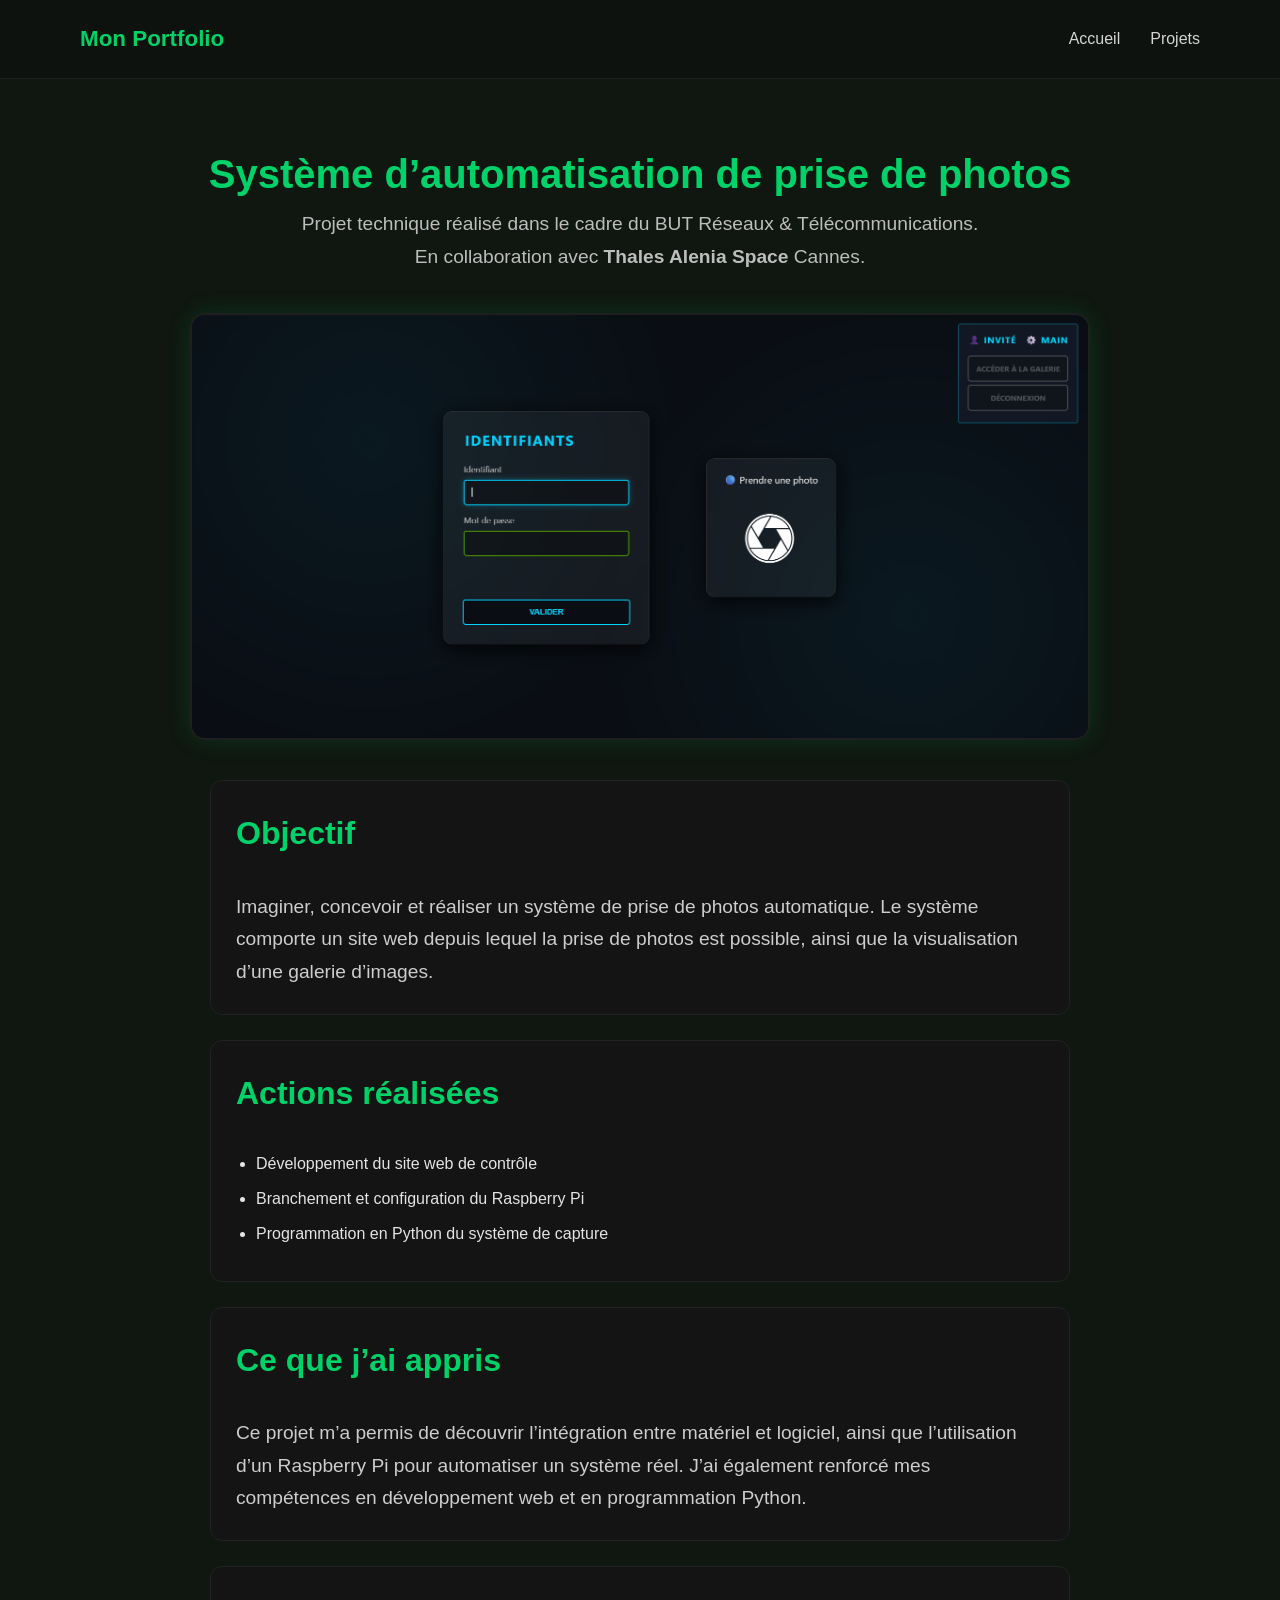
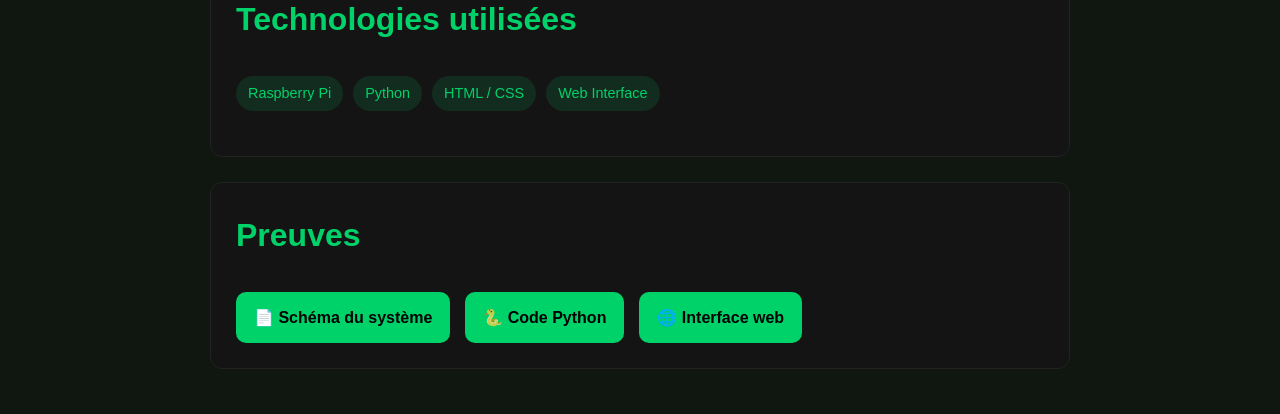
<file: projets/saé24.html>
<!DOCTYPE html>
<html lang="fr">

<head>
    <meta charset="UTF-8">
    <title>SAÉ 24 - Système de prise de photos automatique</title>
    <link rel="stylesheet" href="../style.css">
</head>

<body>

<header>
    <nav>
    <div class="logo"><a href="../index.html">Mon Portfolio</a></div>

        <ul class="nav-links">
            <li><a href="../index.html">Accueil</a></li>
            <li><a href="../projets.html">Projets</a></li>
        </ul>
    </nav>
</header>

<!-- HEADER -->
<section class="project-header">

    <h1>Système d’automatisation de prise de photos</h1>

    <p>Projet technique réalisé dans le cadre du BUT Réseaux & Télécommunications.</p>
    <p>En collaboration avec <strong>Thales Alenia Space</strong> Cannes.</p>

</section>

<!-- IMAGE -->
<section class="project-hero-image">

    <img src="../images/photosaé23.png" alt="Système Raspberry Pi" class="project-banner">

</section>

<div class="project-container">

    <section class="project-block">
        <h2>Objectif</h2>

        <p>
        Imaginer, concevoir et réaliser un système de prise de photos automatique.
        Le système comporte un site web depuis lequel la prise de photos est possible,
        ainsi que la visualisation d’une galerie d’images.
        </p>
    </section>


    <section class="project-block">
        <h2>Actions réalisées</h2>

        <ul class="project-list">
            <li>Développement du site web de contrôle</li>
            <li>Branchement et configuration du Raspberry Pi</li>
            <li>Programmation en Python du système de capture</li>
        </ul>
    </section>

        <section class="project-block">
        <h2>Ce que j’ai appris</h2>

        <p>
        Ce projet m’a permis de découvrir l’intégration entre matériel et logiciel,
        ainsi que l’utilisation d’un Raspberry Pi pour automatiser un système réel.
        J’ai également renforcé mes compétences en développement web et en programmation Python.
        </p>
    </section>

    <section class="project-block">
        <h2>Technologies utilisées</h2>

        <div class="skills">
            <span>Raspberry Pi</span>
            <span>Python</span>
            <span>HTML / CSS</span>
            <span>Web Interface</span>
        </div>
    </section>



    <section class="project-block">
        <h2>Preuves</h2>

        <div class="proof-buttons">

            <a href="../docs/raspberry-schema.pdf" download class="proof-btn">
                📄 Schéma du système
            </a>

            <a href="../docs/code-python.txt" download class="proof-btn">
                🐍 Code Python
            </a>

            <a href="../docs/site-web-capture.pdf" download class="proof-btn">
                🌐 Interface web
            </a>

        </div>
    </section>




</div>

</body>
</html>
</file>
<file: style.css>
/* RESET */

*{
    margin:0;
    padding:0;
    box-sizing:border-box;
}

html{
    scroll-behavior:smooth;
}

body{
    font-family:'Inter',sans-serif;
    background-color:#0f1710;
    color:#e4e4e4;
    line-height:1.7;
}

p{
    color: #cdcdcd;
    font-size: 1.2em;
}
/* NAVIGATION */

header{
    position:fixed;
    width:100%;
    top:0;
    background:#0e120e;
    border-bottom:1px solid #1e1e1e;
    z-index:1000;
}

nav{
    max-width:1200px;
    margin:auto;
    padding:20px 40px;

    display:flex;
    justify-content:space-between;
    align-items:center;
}

.logo{
    text-decoration: none;
    font-size:1.4rem;
    font-weight:700;
    color:#00d26a;
}
.logo a{
    color: inherit;
    text-decoration: none;
}

.nav-links{
    display:flex;
    gap:30px;
    list-style:none;
}

.nav-links a{
    text-decoration:none;
    color:#d4d4d4;
    transition:0.3s;
}

.nav-links a:hover{
    color:#00d26a;
}


/* HERO */

.hero{
    max-width:1200px;
    margin:auto;

    min-height:100vh;

    display:flex;
    align-items:center;
    justify-content:space-between;

    gap:80px;

    padding:120px 40px 50px;
}

.hero-text{
    flex:1;
}

.hero-text h1{
    font-size:3rem;
    margin-bottom:15px;
}

.hero-text h1 span{
    color:#00d26a;
}

.hero-text h2{
    font-size:1.5rem;
    margin-bottom:25px;
    color:#b0b0b0;
}

.hero-text p{
    max-width:650px;
    margin-bottom:20px;
    color:#cfcfcf;
}


/* PHOTO */

.hero-image{
    flex:1;
    display:flex;
    justify-content:center;
}

.hero-image img{
    width:320px;
    height:320px;

    object-fit:cover;

    border-radius:50%;

    border:4px solid #00d26a;

    box-shadow:
    0 0 25px rgba(0,210,106,0.4);
}


/* BOUTONS */

.buttons{
    margin-top:35px;
}

.btn{
    display:inline-block;

    padding:14px 28px;

    margin-right:15px;

    border-radius:10px;

    text-decoration:none;

    font-weight:600;

    transition:0.3s;
}

.primary{
    background:#00d26a;
    color:black;
}

.primary:hover{
    transform:translateY(-3px);
}

.secondary{
    border:1px solid #00d26a;
    color:#00d26a;
}

.secondary:hover{
    background:#00d26a;
    color:black;
}


/* SECTIONS */

section{
    max-width:1200px;
    margin:auto;

    padding:100px 40px;
}

section h2{
    font-size:2rem;
    margin-bottom:30px;

    color:#00d26a;
}


/* PROJETS */

.project-cards{
    display:grid;

    grid-template-columns:
    repeat(auto-fit,minmax(280px,1fr));

    gap:30px;

    margin-top:40px;
}

.card{
    background:#151515;

    padding:30px;

    border-radius:15px;

    border:1px solid #222;

    transition:0.3s;
}

.card:hover{
    transform:translateY(-8px);

    border-color:#00d26a;

    box-shadow:
    0 0 20px rgba(0,210,106,0.15);
}

.card h3{
    margin-bottom:15px;
}


/* CONTACT */

#contact{
    text-align:center;
}


/* FOOTER */

footer{
    padding:30px;
    text-align:center;

    border-top:1px solid #1e1e1e;

    color:#888;
}


/* RESPONSIVE */

@media(max-width:900px){

.hero{
    flex-direction:column-reverse;
    text-align:center;
}

.hero-text p{
    margin-left:auto;
    margin-right:auto;
}

.nav-links{
    gap:15px;
}

.hero-text h1{
    font-size:2.2rem;
}

.hero-image img{
    width:250px;
    height:250px;
}

}
.page-title{
    padding-top:180px;
    text-align:center;
}

.page-title h1{
    font-size:3rem;
    margin-bottom:20px;
}

.project-grid{
    display:grid;
    grid-template-columns:
    repeat(auto-fit,minmax(350px,1fr));
    gap:35px;
}

.project-card{
    background:#151515;
    border:1px solid #222;
    border-radius:15px;
    overflow:hidden;
    transition:0.3s;
}

.project-card:hover{
    transform:translateY(-10px);

    box-shadow:
    0 0 20px rgba(0,210,106,0.2);
}

.project-card img{
    width:100%;
    height:220px;
    object-fit:cover;
}

.project-content{
    padding:25px;
}

.project-content h3{
    margin-bottom:15px;
}

.project-content p{
    margin-bottom:20px;
}

.skills{
    display:flex;
    flex-wrap:wrap;
    gap:10px;
    margin-bottom:20px;
}

.skills span{
    background:#00d26a20;
    color:#00d26a;
    padding:5px 12px;
    border-radius:20px;
    font-size:0.9rem;
}
.about-section{
    min-height:80vh;

    display:flex;
    justify-content:center;
    align-items:center;

    padding:120px 30px;
}

.about-container{
    max-width:700px;
    text-align:center;
}

.about-photo{
    width:220px;
    height:220px;

    object-fit:cover;

    border-radius:50%;

    border:4px solid #00d26a;

    box-shadow:
        0 0 25px rgba(0,210,106,0.35);

    margin-bottom:40px;
}

.about-container h2{
    color:#00d26a;
    margin-bottom:25px;
    font-size:2rem;
}

.about-container p{
    color:#d4d4d4;
    font-size:1.1rem;
    line-height:1.8;
}

/* ===== PAGE PROJET STRUCTURE ===== */

.project-header{
    padding-top:140px;
    text-align:center;
    padding-bottom:20px;
}

.project-header h1{
    font-size:2.5rem;
    color:#00d26a;
}

.project-header p{
    color:#bdbdbd;
}

/* IMAGE PRINCIPALE (empêche débordement) */

.project-hero-image{
    display:flex;
    justify-content:center;
    padding:20px;
}

.project-banner{
    width:100%;
    max-width:900px;
    height:auto;
    border-radius:15px;
    border:2px solid #1f1f1f;
    box-shadow:0 0 25px rgba(0,210,106,0.15);
}

/* CONTENEUR (réduction espaces vides) */

.project-container{
    max-width:900px;
    margin:auto;
    padding:20px;
}

/* BLOCS type "pagination" */

.project-block{
    background:#141414;
    margin-bottom:25px;
    padding:25px;
    border-radius:12px;
    border:1px solid #222;
}

/* LISTE */

.project-list{
    padding-left:20px;
}

.project-list li{
    margin-bottom:8px;
}

/* BOUTONS PREUVES */

.proof-buttons{
    display:flex;
    flex-wrap:wrap;
    gap:15px;
}

.proof-btn{
    display:inline-block;
    padding:12px 18px;

    background:#00d26a;
    color:black;

    text-decoration:none;
    border-radius:10px;

    font-weight:600;

    transition:0.3s;
}

.proof-btn:hover{
    transform:translateY(-3px);
    box-shadow:0 0 15px rgba(0,210,106,0.3);
}
</file>
